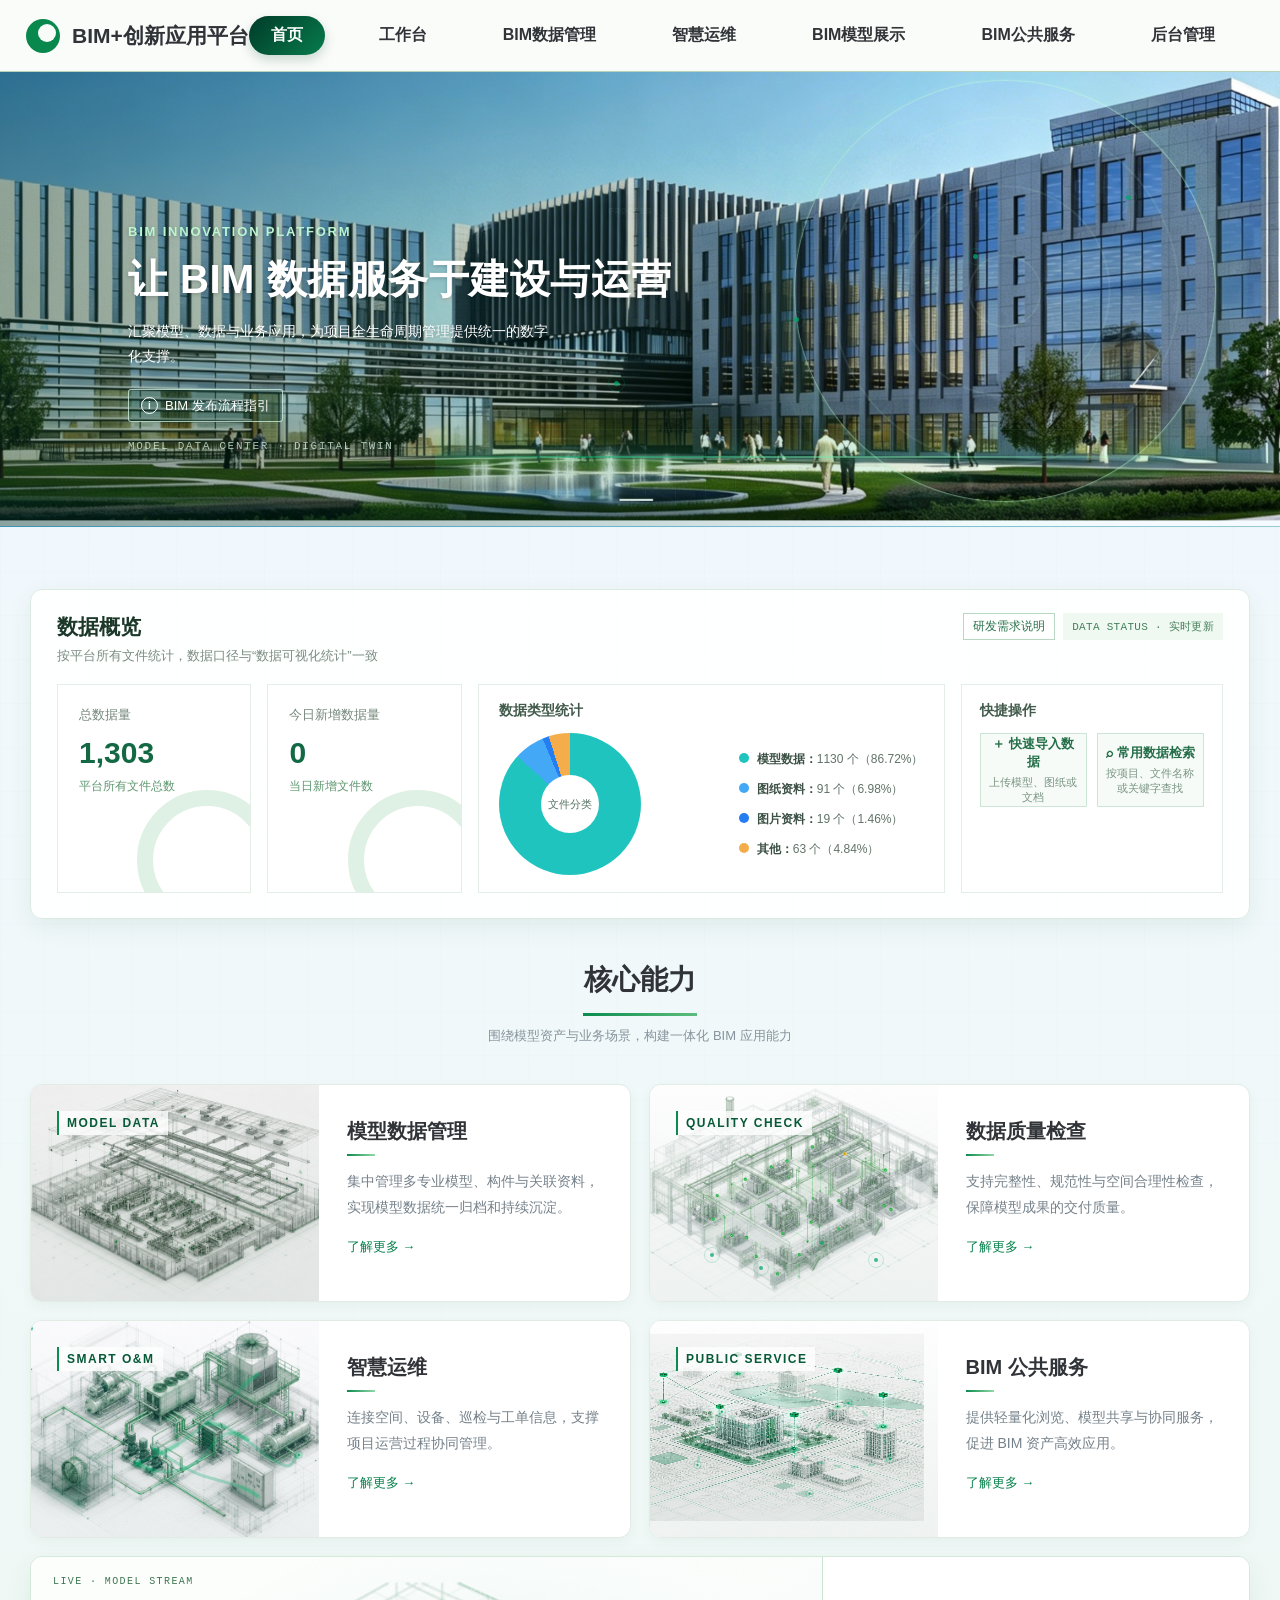
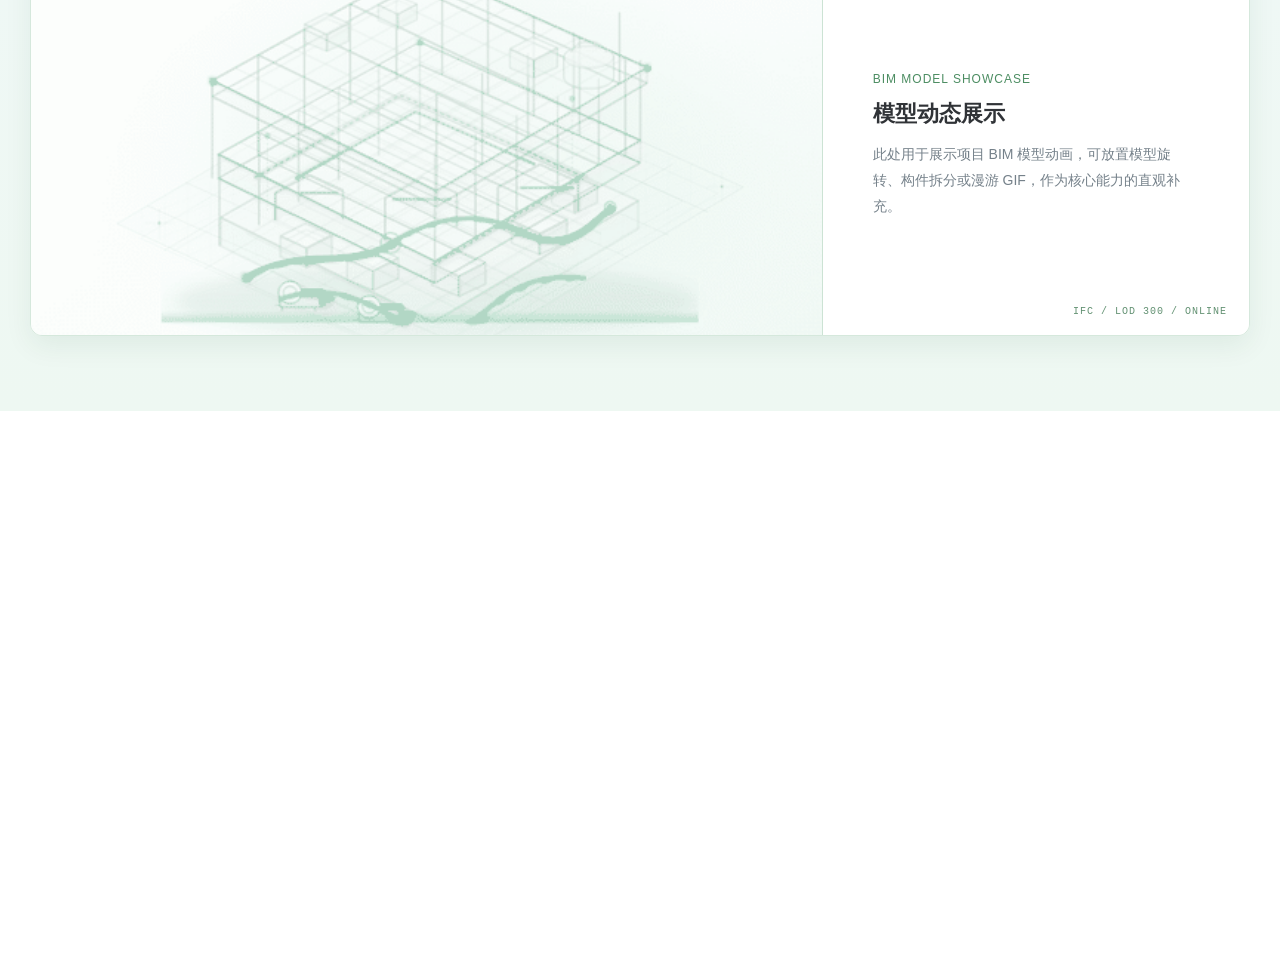
<file: bim-homepage-refined.html>
<!doctype html>
<html lang="zh-CN">
<head>
  <meta charset="utf-8">
  <meta name="viewport" content="width=device-width, initial-scale=1">
  <script>if(new URLSearchParams(location.search).has('embedded'))document.documentElement.classList.add('is-embedded')</script>
  <link rel="stylesheet" href="bim-home-motion.css">
  <title>BIM+创新应用平台</title>
  <style>
    :root{--green:#00442f;--green-soft:#e9f4ea;--page:#f1f8fd;--line:#e5edf0;--text:#303337;--muted:#7d8790;--blue:#2879ea}
    *{box-sizing:border-box}body{margin:0;min-width:1180px;color:var(--text);font-family:-apple-system,BlinkMacSystemFont,"Segoe UI","Microsoft YaHei",Arial,sans-serif;background:#fff}.is-embedded .top{display:none}.top{height:72px;background:#f9fbf9;border-bottom:1px solid #b7d4b9;display:flex;align-items:center;padding:0 26px}.brand{font-size:21px;font-weight:700;display:flex;align-items:center;gap:12px;white-space:nowrap}.logo{width:34px;height:34px;border-radius:50%;background:#09884d;position:relative}.logo:after{content:"";position:absolute;width:18px;height:18px;border-radius:50%;background:#f9fbf9;left:12px;top:5px}.nav{margin:auto;display:flex;align-items:center;gap:32px}.nav a{font-weight:600;font-size:16px;color:#303337;text-decoration:none;padding:9px 22px;border-radius:22px;white-space:nowrap}.nav a.active{color:#fff;background:var(--green);box-shadow:0 2px 7px rgba(0,68,47,.25)}.user{display:flex;align-items:center;gap:15px;font-weight:600}.user i{font-style:normal;color:#17533f;font-size:18px}.hero{height:455px;position:relative;overflow:hidden;background:linear-gradient(90deg,rgba(11,79,58,.13),transparent 45%),url('home-hero-building.png') center/cover}.is-embedded .hero{height:315px}.hero:after{content:"";position:absolute;inset:0;background:linear-gradient(90deg,rgba(0,45,31,.20),transparent 53%)}.hero-text{position:absolute;z-index:1;left:max(10%,calc((100% - 1400px)/2 + 30px));top:150px;color:#fff;text-shadow:0 1px 4px rgba(0,0,0,.22)}.is-embedded .hero-text{top:78px}.hero-text span{font-size:13px;letter-spacing:1.8px}.hero-text h1{font-size:36px;margin:12px 0;font-weight:650}.hero-text p{margin:0;max-width:430px;line-height:1.8;font-size:14px}.content{background:var(--page);padding:62px 30px 75px}.is-embedded .content{padding-top:30px}.inner{max-width:1365px;margin:auto}.title{text-align:center;margin:0 0 39px}.title h2{font-size:28px;margin:0;font-weight:650}.title i{display:block;width:114px;height:3px;background:var(--blue);margin:14px auto 0}.title p{margin:11px 0 0;color:#87949d;font-size:13px}.abilities{display:grid;grid-template-columns:1fr 1fr;gap:18px}.ability{height:218px;display:grid;grid-template-columns:48% 52%;overflow:hidden;background:#fff;border:1px solid #edf1f3;border-radius:3px;transition:.2s}.ability:hover{transform:translateY(-3px);box-shadow:0 8px 20px rgba(29,74,95,.11);border-color:#d8e6ec}.ability-visual{position:relative;background:linear-gradient(135deg,#dbeef5,#f7fbfc);overflow:hidden}.ability-visual:before{content:"";position:absolute;width:190px;height:190px;border-radius:50%;right:-70px;top:-65px;border:30px solid rgba(57,141,178,.13)}.ability-visual b{position:absolute;left:25px;bottom:20px;width:42px;height:42px;border-radius:50%;display:grid;place-items:center;color:#fff;background:#2b8db5;font-size:18px;box-shadow:0 4px 9px rgba(0,91,135,.18)}.ability-visual span{position:absolute;left:26px;top:26px;color:#5c8292;font-size:12px;letter-spacing:1.5px}.ability-copy{padding:33px 28px}.ability-copy h3{font-size:20px;margin:0 0 13px;font-weight:650}.ability-copy p{font-size:14px;line-height:1.85;color:#75818a;margin:0}.ability-copy a{display:inline-block;margin-top:17px;color:var(--blue);font-size:13px;text-decoration:none}.gif-slot{grid-column:span 2;height:260px;background:#fff;border:1px solid #edf1f3;border-radius:3px;display:grid;grid-template-columns:54% 46%;overflow:hidden}.gif-stage{position:relative;background:#e4f0e8;overflow:hidden}.gif-stage img{width:100%;height:100%;object-fit:cover;display:block}.gif-stage:has(img[style*="none"]) .placeholder{display:block}.placeholder{display:none;position:absolute;inset:0;background:linear-gradient(135deg,#d3ead9,#f5faf6)}.placeholder:before{content:"";position:absolute;width:230px;height:128px;left:28%;top:62px;border:2px solid #79a88a;background:repeating-linear-gradient(90deg,rgba(10,139,79,.16) 0 6px,transparent 6px 27px),repeating-linear-gradient(0deg,rgba(10,139,79,.18) 0 2px,transparent 2px 24px);transform:skewY(-7deg)}.placeholder:after{content:"BIM 模型动态展示";position:absolute;left:28px;bottom:24px;padding:7px 11px;background:rgba(255,255,255,.9);color:#477157;font-size:13px}.gif-copy{padding:50px 42px;background:#fff}.gif-copy span{font-size:12px;color:#4c8d62;letter-spacing:1px}.gif-copy h3{font-size:22px;margin:13px 0}.gif-copy p{color:#75818a;line-height:1.85;font-size:14px;margin:0;max-width:340px}.gif-copy a{display:inline-block;margin-top:18px;color:var(--blue);font-size:13px;text-decoration:none}.cases{background:#fff;padding:62px 30px 76px}.case-list{max-width:1365px;margin:auto;display:grid;grid-template-columns:repeat(3,1fr);gap:28px}.case{background:#fff;border:1px solid #edf0f1;box-shadow:0 4px 13px rgba(25,45,55,.05);padding:22px}.case-img{height:150px;background:linear-gradient(135deg,#dcecef,#f8fbfc);position:relative;overflow:hidden}.case-img:before{content:"";position:absolute;width:115%;height:2px;top:50%;left:-8%;background:#99bfc8;transform:rotate(-21deg);box-shadow:0 32px 0 #b9d4da,-20px -43px 0 #c2dce1}.case h3{font-size:17px;margin:19px 0 9px;text-align:center}.case p{font-size:13px;color:#8b959b;line-height:1.6;margin:0}.case a{display:block;margin-top:13px;color:var(--blue);font-size:13px;text-decoration:none}
  </style>
  <style>
    /* 仅增加低饱和绿色科技细节，不改变既有页面结构 */
    .hero:after{background:linear-gradient(90deg,rgba(0,55,38,.28),rgba(0,68,47,.08) 54%,transparent 75%)}
    .hero:before{content:"";position:absolute;z-index:1;right:8%;top:58px;width:260px;height:260px;border-radius:50%;border:1px solid rgba(186,239,206,.52);box-shadow:0 0 0 26px rgba(186,239,206,.07),0 0 0 52px rgba(186,239,206,.04)}
    .content{background:linear-gradient(180deg,#f1f8fd 0%,#eef8f2 100%)}
    .title i{background:linear-gradient(90deg,#0a8b4f,#5dbd7c)}
    .ability{border-color:#e1ece4}.ability:hover{border-color:#9bc9a8;box-shadow:0 8px 20px rgba(0,68,47,.10)}
    .ability-visual{background:linear-gradient(135deg,#e4f3e8,#f7fbf8)}
    .ability-visual:after{content:"";position:absolute;inset:0;background-image:linear-gradient(rgba(10,139,79,.08) 1px,transparent 1px),linear-gradient(90deg,rgba(10,139,79,.08) 1px,transparent 1px);background-size:26px 26px;mask-image:linear-gradient(135deg,#000,transparent 78%)}
    .ability-visual:before{border-color:rgba(10,139,79,.13)}
    .ability-visual b{background:linear-gradient(145deg,#0b9255,#057343);box-shadow:0 4px 10px rgba(0,97,55,.22)}
    .ability-visual span{color:#477c5a}.ability-copy a,.gif-copy a,.case a{color:#07814b}
    .gif-slot{border-color:#dbeade}.gif-stage{background:#e7f3e9}.placeholder{background:linear-gradient(135deg,#d4eddc,#f6fbf7)}
    .placeholder:before{box-shadow:14px 14px 0 rgba(0,68,47,.08)}
    .case-img{background:linear-gradient(135deg,#e4f1e7,#f8fbf8)}.case-img:after{content:"";position:absolute;inset:0;background-image:linear-gradient(90deg,transparent 48%,rgba(10,139,79,.12) 49%,transparent 50%);background-size:34px 34px;opacity:.55}
    /* UI 2.0：央国企数字平台的克制科技细节 */
    .top{background:rgba(250,252,250,.92);backdrop-filter:blur(12px);box-shadow:0 3px 14px rgba(0,55,38,.06)}
    .nav a{transition:background .35s,box-shadow .35s,transform .35s}.nav a.active{background:linear-gradient(135deg,#003b29,#087c4c);box-shadow:0 5px 12px rgba(0,68,47,.20)}.nav a:hover{background:#e6f4e9;box-shadow:0 0 0 4px rgba(10,139,79,.07)}
    .hero{border-bottom:1px solid rgba(44,143,94,.22)}.hero:after{background:linear-gradient(90deg,rgba(0,49,34,.43) 0%,rgba(0,68,47,.20) 46%,transparent 76%)}
    .hero-text span{color:#b9f6d1;font-weight:650}.hero-text h1{font-size:40px;letter-spacing:.5px}.hero-text:after{content:"MODEL DATA CENTER · DIGITAL TWIN";display:block;margin-top:16px;color:rgba(226,255,237,.72);font:11px/1.5 ui-monospace,monospace;letter-spacing:1.7px}
    .content{position:relative}.content:before{content:"";position:absolute;inset:0;pointer-events:none;background-image:linear-gradient(rgba(9,133,76,.045) 1px,transparent 1px),linear-gradient(90deg,rgba(9,133,76,.045) 1px,transparent 1px);background-size:44px 44px;mask-image:linear-gradient(to bottom,rgba(0,0,0,.4),transparent 65%)}.inner{position:relative}
    .ability{border-radius:12px;box-shadow:0 4px 12px rgba(0,62,40,.045);transition:transform .35s,box-shadow .35s,border-color .35s}.ability:hover{transform:translateY(-5px);border-color:#83c89b;box-shadow:0 13px 25px rgba(0,68,47,.13),0 0 0 3px rgba(16,151,87,.055)}
    .ability-visual:after{opacity:.78}.ability-visual b{border:1px solid rgba(229,255,238,.7);transition:transform .5s}.ability:hover .ability-visual b{transform:rotate(10deg) scale(1.07)}.ability-copy h3:after{content:"";display:block;width:28px;height:2px;margin-top:9px;background:linear-gradient(90deg,#0a8b4f,#92d8a6)}
    .ability-copy a,.gif-copy a,.case a{transition:transform .3s,color .3s}.ability:hover a,.gif-slot:hover a,.case:hover a{transform:translateX(4px)}
    .gif-slot{border-radius:12px;box-shadow:0 5px 14px rgba(0,62,40,.05);position:relative}.gif-slot:before{content:"LIVE · MODEL STREAM";position:absolute;z-index:2;top:16px;left:18px;color:#3f7651;font:10px ui-monospace,monospace;letter-spacing:1.4px}.gif-stage{border-right:1px solid #cfe7d6}.gif-stage:after{content:"";position:absolute;inset:0;background:linear-gradient(90deg,transparent,rgba(92,240,145,.12),transparent);transform:translateX(-100%);animation:modelScan 4s ease-in-out infinite}@keyframes modelScan{50%{transform:translateX(100%)}}
    .case{border-radius:12px;padding:0;overflow:hidden;transition:transform .35s,box-shadow .35s,border-color .35s}.case h3,.case p,.case a{margin-left:22px;margin-right:22px}.case:hover{transform:translateY(-5px);border-color:#95cfaa;box-shadow:0 14px 28px rgba(0,68,47,.13)}.case:hover .case-img:before{transform:rotate(-21deg) scale(1.07)}.case-img:before{transition:transform .5s}.case h3{margin-top:18px}.case a{margin-bottom:21px}.case:before{content:"BIM APPLICATION";position:absolute;z-index:2;margin:14px;padding:5px 8px;border-radius:5px;background:rgba(255,255,255,.86);color:#087b49;font:10px ui-monospace,monospace;letter-spacing:.8px}
    /* UI 3.0：真实 BIM 数字资产插画与数字孪生 Hero */
    .ability-visual{background-image:url('bim-capability-illustrations.png');background-size:400% 100%;background-repeat:no-repeat;background-color:#f7faf8}.ability:nth-child(1) .ability-visual{background-position:0 50%}.ability:nth-child(2) .ability-visual{background-position:33.333% 50%}.ability:nth-child(3) .ability-visual{background-position:66.666% 50%}.ability:nth-child(4) .ability-visual{background-position:100% 50%}.ability-visual:before{display:none}.ability-visual:after{background:linear-gradient(180deg,rgba(255,255,255,.02),rgba(1,64,41,.08));mask-image:none}.ability-visual b{display:none}.ability-visual span{z-index:1;padding:5px 8px;background:rgba(255,255,255,.78);border-left:2px solid #0a8b4f;color:#075a37;font-weight:650}
    .hero:before{width:420px;height:420px;right:5%;top:8px;border-color:rgba(198,255,217,.42);box-shadow:0 0 0 1px rgba(198,255,217,.10),0 0 0 32px rgba(198,255,217,.04),0 0 55px rgba(64,255,156,.10);background:repeating-radial-gradient(circle at center,transparent 0 34px,rgba(206,255,222,.10) 35px 36px,transparent 37px 69px)}
    .hero{animation:heroBreathe 9s ease-in-out infinite}@keyframes heroBreathe{50%{filter:saturate(1.08) brightness(1.03)}}.hero-text{z-index:3}
    .gif-slot{background:linear-gradient(120deg,#fbfdfb,#f2faf4)}.gif-slot:after{content:"IFC / LOD 300 / ONLINE";position:absolute;right:19px;bottom:16px;color:#629172;font:10px ui-monospace,monospace;letter-spacing:1px}.placeholder:before{width:310px;height:160px;left:22%;top:45px;border-color:#3b9460;box-shadow:18px 18px 0 rgba(0,68,47,.08),-15px 30px 0 rgba(10,139,79,.04)}
  </style>
</head>
<style>
  /* 行业化插画替换：仅影响四张核心能力卡片的左侧视觉 */
  .ability:nth-child(1) .ability-visual{background-image:url('tobacco-bim-process.png');background-size:cover;background-position:center}
  .ability:nth-child(2) .ability-visual{background-image:url('tobacco-bim-quality.png');background-size:cover;background-position:center}
  .ability:nth-child(3) .ability-visual{background-image:url('tobacco-bim-utility.png');background-size:cover;background-position:center}
  .ability:nth-child(4) .ability-visual{background-image:url('bim-capability-illustrations.png');background-size:400% 100%;background-position:100% 50%}
  /* 独立模型动图窗口：保留模块位置，仅强化展示属性 */
  .gif-slot.model-viewer{height:380px;grid-template-columns:minmax(0,65%) minmax(330px,35%);cursor:default;border-color:#d5e8dc;box-shadow:0 10px 28px rgba(0,68,47,.07)}
  .model-viewer .gif-stage{background:radial-gradient(circle at 52% 50%,#fafffc 0%,#eef8f2 78%,#e8f4ed 100%);border-right:1px solid #cce3d4}
  .model-viewer .gif-stage img{width:100%;height:100%;display:block;object-fit:cover;object-position:center;transform:scale(1.01)}
  .model-viewer .gif-stage:after{opacity:.42;animation-duration:5.6s}
  .model-viewer .gif-copy{padding:58px 50px;display:flex;flex-direction:column;justify-content:center}
  .model-viewer .gif-copy p{max-width:370px}
  .model-viewer .gif-copy a{display:none}
  .model-viewer:before{left:22px;top:19px}
  .model-viewer:after{right:22px;bottom:18px}
  /* 首页数据概览与快捷操作 */
  .data-overview{max-width:1365px;margin:0 auto 42px;padding:23px 26px 25px;border:1px solid #dcebe1;border-radius:12px;background:rgba(255,255,255,.94);box-shadow:0 8px 24px rgba(0,68,47,.07)}
  .data-overview-head{display:flex;align-items:flex-start;justify-content:space-between;margin-bottom:19px}.data-overview-head h2{margin:0;color:#1c3829;font-size:21px}.data-overview-head p{margin:6px 0 0;color:#7a8c81;font-size:13px}.data-overview-actions{display:flex;align-items:center;gap:8px}.data-updated{padding:6px 9px;background:#eff8f1;color:#438059;font:11px ui-monospace,monospace;letter-spacing:.3px}.home-requirement-btn{height:27px;padding:0 9px;border:1px solid #b9d8c2;background:#fff;color:#28724b;font-size:12px;cursor:pointer}.home-requirement-btn:hover{background:#eef8f0}
  .data-overview-grid{display:grid;grid-template-columns:1.05fr 1.05fr 1.3fr 1.5fr;gap:16px}.data-metric,.data-distribution,.data-shortcuts{min-height:148px;border:1px solid #e3eee6;background:#fff}.data-metric{position:relative;padding:21px;overflow:hidden}.data-metric:after{content:"";position:absolute;right:-27px;bottom:-38px;width:108px;height:108px;border:16px solid #dff1e4;border-radius:50%}.data-metric i{display:block;margin-bottom:14px;color:#74877a;font-size:13px;font-style:normal}.data-metric b{position:relative;z-index:1;display:block;color:#126943;font-size:30px;line-height:1}.data-metric small{display:block;margin-top:10px;color:#5d976f;font-size:12px}.data-distribution{padding:17px 18px}.data-distribution h3,.data-shortcuts h3{margin:0 0 13px;color:#415a4b;font-size:14px}.distribution-body{display:flex;align-items:center;gap:13px}.donut{width:90px;height:90px;border-radius:50%;background:conic-gradient(#0a8550 0 41%,#51b57a 41% 68%,#86cfa2 68% 84%,#c7e9d3 84% 100%);position:relative;flex:none}.donut:after{content:"数据分类";position:absolute;inset:18px;border-radius:50%;display:grid;place-items:center;background:#fff;color:#557163;font-size:11px}.distribution-list{display:grid;gap:7px;font-size:11px;color:#617368}.distribution-list span:before{content:"";display:inline-block;width:7px;height:7px;margin-right:5px;border-radius:50%;background:#0a8550}.distribution-list span:nth-child(2):before{background:#51b57a}.distribution-list span:nth-child(3):before{background:#86cfa2}.distribution-list span:nth-child(4):before{background:#c7e9d3}.data-shortcuts{padding:17px 18px}.shortcut-actions{display:grid;grid-template-columns:1fr 1fr;gap:10px}.shortcut-btn{min-height:47px;border:1px solid #cde5d4;background:#f6fbf7;color:#246e49;font-size:13px;font-weight:650;cursor:pointer;transition:.2s}.shortcut-btn:hover{border-color:#168251;background:#e5f5e9;transform:translateY(-1px)}.shortcut-btn span{display:block;margin-top:4px;color:#7a9484;font-size:11px;font-weight:400}.home-quick-modal{position:fixed;z-index:40;inset:0;display:none;align-items:center;justify-content:center;background:rgba(20,43,32,.34)}.home-quick-modal.open{display:flex}.home-quick-dialog{width:500px;padding:24px;background:#fff;box-shadow:0 12px 34px rgba(0,48,31,.2)}.home-quick-dialog h3{margin:0 0 12px;color:#265640}.home-quick-dialog p{color:#718178;font-size:13px;line-height:1.7}.quick-search-row{display:flex;gap:8px;margin-top:16px}.quick-search-row input{flex:1;height:35px;padding:0 10px;border:1px solid #d3e3d8}.quick-search-row button,.quick-close{height:35px;padding:0 14px;border:0;background:#087b49;color:#fff;cursor:pointer}.quick-close{float:right;margin-top:16px;background:#6e8176}
</style>
<style>
  /* 首页数据分类与“数据可视化统计”采用同一组文件口径 */
  .data-overview-grid{grid-template-columns:1fr 1fr 2.4fr 1.35fr}
  .data-distribution{padding:17px 20px}
  .distribution-body{justify-content:space-between;gap:20px}
  .donut{width:142px;height:142px;background:conic-gradient(#20c4bf 0 86.72%,#43a8f6 86.72% 93.70%,#247df1 93.70% 95.16%,#f5ad4c 95.16% 100%)}
  .donut:after{inset:42px;content:"文件分类";font-size:11px}
  .distribution-list{min-width:175px;gap:13px;font-size:12px}
  .distribution-list span:before{width:10px;height:10px;margin-right:8px;background:#20c4bf}.distribution-list span:nth-child(2):before{background:#43a8f6}.distribution-list span:nth-child(3):before{background:#247df1}.distribution-list span:nth-child(4):before{background:#f5ad4c}
  .distribution-list b{color:#3c5145;font-weight:650}
  .data-metric small{position:relative;z-index:1}
  .shortcut-btn.is-disabled{border-color:#d9e1dc;background:#f1f3f2;color:#a5afa9;cursor:not-allowed;transform:none}.shortcut-btn.is-disabled span{color:#aeb7b2}
</style>
<body>
  <header class="top"><div class="brand"><i class="logo"></i>BIM+创新应用平台</div><nav class="nav"><a class="active" href="#">首页</a><a href="#">工作台</a><a href="#">BIM数据管理</a><a href="#">智慧运维</a><a href="#">BIM模型展示</a><a href="#">BIM公共服务</a><a href="#">后台管理</a><a href="#">我的中心</a></nav><div class="user"><i>?</i><i>♟</i><span>admin</span></div></header>
  <section class="hero"><div class="hero-real-image" aria-hidden="true"></div><div class="hero-text"><span>BIM INNOVATION PLATFORM</span><h1>让 BIM 数据服务于建设与运营</h1><p>汇聚模型、数据与业务应用，为项目全生命周期管理提供统一的数字化支撑。</p></div></section>
  <main class="content"><div class="inner"><section class="data-overview"><div class="data-overview-head"><div><h2>数据概览</h2><p>按平台所有文件统计，数据口径与“数据可视化统计”一致</p></div><div class="data-overview-actions"><button class="home-requirement-btn" type="button" data-open-home-requirement>研发需求说明</button><span class="data-updated">DATA STATUS · 实时更新</span></div></div><div class="data-overview-grid"><article class="data-metric"><i>总数据量</i><b>1,303</b><small>平台所有文件总数</small></article><article class="data-metric"><i>今日新增数据量</i><b>0</b><small>当日新增文件数</small></article><section class="data-distribution"><h3>数据类型统计</h3><div class="distribution-body"><div class="donut" aria-label="模型数据 1130 个，图纸资料 91 个，图片资料 19 个，其他 63 个"></div><div class="distribution-list"><span><b>模型数据：</b>1130 个（86.72%）</span><span><b>图纸资料：</b>91 个（6.98%）</span><span><b>图片资料：</b>19 个（1.46%）</span><span><b>其他：</b>63 个（4.84%）</span></div></div></section><section class="data-shortcuts"><h3>快捷操作</h3><div class="shortcut-actions"><button class="shortcut-btn" type="button" data-quick-import>＋ 快速导入数据<span>上传模型、图纸或文档</span></button><button class="shortcut-btn" type="button" data-quick-search>⌕ 常用数据检索<span>按项目、文件名称或关键字查找</span></button></div></section></div></section><div class="title"><h2>核心能力</h2><i></i><p>围绕模型资产与业务场景，构建一体化 BIM 应用能力</p></div><div class="abilities"><article class="ability"><div class="ability-visual"><span>MODEL DATA</span><b>▦</b></div><div class="ability-copy"><h3>模型数据管理</h3><p>集中管理多专业模型、构件与关联资料，实现模型数据统一归档和持续沉淀。</p><a href="#">了解更多 <span class="link-arrow" aria-hidden="true">→</span></a></div></article><article class="ability"><div class="ability-visual"><span>QUALITY CHECK</span><b>✓</b></div><div class="ability-copy"><h3>数据质量检查</h3><p>支持完整性、规范性与空间合理性检查，保障模型成果的交付质量。</p><a href="#">了解更多 <span class="link-arrow" aria-hidden="true">→</span></a></div></article><article class="ability"><div class="ability-visual"><span>SMART O&M</span><b>◉</b></div><div class="ability-copy"><h3>智慧运维</h3><p>连接空间、设备、巡检与工单信息，支撑项目运营过程协同管理。</p><a href="#">了解更多 <span class="link-arrow" aria-hidden="true">→</span></a></div></article><article class="ability"><div class="ability-visual"><span>PUBLIC SERVICE</span><b>↗</b></div><div class="ability-copy"><h3>BIM 公共服务</h3><p>提供轻量化浏览、模型共享与协同服务，促进 BIM 资产高效应用。</p><a href="#">了解更多 <span class="link-arrow" aria-hidden="true">→</span></a></div></article><article class="gif-slot model-viewer"><div class="gif-stage"><img src="model-showcase.gif" alt="工业 BIM 模型动态展示"><div class="placeholder"></div></div><div class="gif-copy"><span>BIM MODEL SHOWCASE</span><h3>模型动态展示</h3><p>此处用于展示项目 BIM 模型动画，可放置模型旋转、构件拆分或漫游 GIF，作为核心能力的直观补充。</p><a href="#">进入模型展示 <span class="link-arrow" aria-hidden="true">→</span></a></div></article></div></div></main>
  <div class="home-quick-modal home-requirement-modal" id="homeRequirementModal"><div class="home-quick-dialog"><h3>首页新增功能｜研发需求说明</h3><div class="home-requirement-content"><h4>1. 数据概览统计</h4><p><b>统计对象：</b>平台内的所有文件；一个文件版本计为一条。已删除、草稿、解析失败文件不计入。</p><p><b>总数据量：</b>实时/定时汇总平台所有文件数量。<b>今日新增：</b>按自然日（系统时区）统计 created_at 当日新增的文件数。</p><p><b>分类图表：</b>按文件类型分为模型数据、图纸资料、图片资料、其他；数量、百分比及图例必须与“数据可视化统计”使用同一统计口径。百分比保留两位小数。</p><h4>2. 快速导入数据</h4><p>用户具备数据导入权限时，点击后进入 BIM 数据管理的导入入口。无权限时，快速导入和常用数据检索两个入口均展示为置灰不可用状态；用户点击置灰入口时提示“暂无数据导入权限，暂无法使用该功能”，不执行跳转或检索。</p><h4>3. 常用数据检索</h4><p>仅支持项目名称、文件名称及关键字的模糊匹配；不支持模型名称、构件编码等检索条件。点击检索先展示最多 3 条匹配结果；点击结果或“查看全部”后跳转 BIM 数据管理，并携带 keyword 参数展示完整结果。</p><p><b>空状态：</b>无匹配数据时显示“未找到相关数据”，并保留重新检索入口。检索内容需按用户数据权限过滤。</p></div><button type="button" class="quick-close" data-close-home-requirement>关闭</button></div></div>
  <section class="cases"><div class="title"><h2>应用案例</h2><i></i><p>以 BIM 为基础，服务项目建设与运维管理</p></div><div class="case-list"><article class="case" data-case-tag="LIVE CASE · DIGITAL TWIN"><div class="case-img"></div><h3>项目模型管理</h3><p>基于统一的模型数据底座，支撑项目模型的集中管理与在线共享。</p><a href="#">了解更多 <span class="link-arrow" aria-hidden="true">→</span></a></article><article class="case" data-case-tag="INDUSTRY · MODEL QUALITY"><div class="case-img"></div><h3>模型质量检查</h3><p>通过标准化检查规则，快速定位模型问题并形成检查报告。</p><a href="#">了解更多 <span class="link-arrow" aria-hidden="true">→</span></a></article><article class="case" data-case-tag="PROJECT · SMART O&amp;M"><div class="case-img"></div><h3>智慧运维应用</h3><p>基于 BIM 模型连接运维业务数据，提升设施设备管理效率。</p><a href="#">了解更多 <span class="link-arrow" aria-hidden="true">→</span></a></article></div></section>
  <style>
    /* 首页内的轻量入口：不改变原有首屏与内容结构 */
    .publish-guide-entry{display:inline-flex;align-items:center;gap:7px;margin-top:20px;padding:7px 12px;border:1px solid rgba(224,255,235,.72);border-radius:3px;background:rgba(0,57,39,.26);color:#fff;font:13px/1 -apple-system,BlinkMacSystemFont,"Segoe UI","Microsoft YaHei",sans-serif;cursor:pointer}.publish-guide-entry:hover{background:rgba(0,68,47,.48)}.publish-guide-entry:before{content:"i";display:grid;place-items:center;width:15px;height:15px;border:1px solid currentColor;border-radius:50%;font-size:10px;font-weight:700}
  </style>
  <script>
    document.addEventListener('DOMContentLoaded', () => {
      const hasBimDataPermission = new URLSearchParams(location.search).get('bimDataPermission') !== 'false';
      document.querySelectorAll('[data-quick-import], [data-quick-search]').forEach(button => {
        button.title = hasBimDataPermission ? (button.matches('[data-quick-import]') ? '进入BIM数据管理，上传和管理模型、图纸等数据' : '进入项目列表，使用项目检索') : '暂无BIM数据管理权限';
        button.classList.toggle('is-disabled', !hasBimDataPermission);
        button.setAttribute('aria-disabled', String(!hasBimDataPermission));
      });
      document.addEventListener('click', event => {
        const quickEntry = event.target.closest('[data-quick-import], [data-quick-search]');
        if (!quickEntry) return;
        event.preventDefault();
        if (!hasBimDataPermission) return;
        window.top.location.href = 'index.html#bim-data-management';
      });
    });
  </script>
  <script src="./bim-home-motion.global.js"></script>
  <script>
    document.addEventListener('DOMContentLoaded', function () {
      window.bimHomeMotion = new BimHomeMotion.BimHomeMotionController({
        quality: 'auto',
        digitalScan: { duration: 8000, scanGlowHeight: 120, opacity: 0.1, wireframeOpacity: 0.08 },
        pipelineFlow: { speed: 1, particleCount: 2 },
        bimModelMotion: { mode: 'float', duration: 9000, explodeDistance: 14 },
        nodePulse: { duration: 2400, stagger: 350 },
        networkDataFlow: { interval: 3000, duration: 2200, maxConcurrentFlows: 2 },
        modelShowcase: { stepDurations: [2000, 2000, 2000, 2000, 2000, 2000] }
      });
      window.bimHomeMotion.init().start();

      const heroText = document.querySelector('.hero-text');
      if (heroText) {
        const entry = document.createElement('button');
        entry.type = 'button'; entry.className = 'publish-guide-entry'; entry.textContent = 'BIM 发布流程指引';
        entry.addEventListener('click', () => window.parent?.postMessage({ type: 'open-bim-publish-guide' }, '*'));
        heroText.appendChild(entry);
      }
      const requirementModal = document.getElementById('homeRequirementModal');
      document.addEventListener('click', event => {
        if (event.target.closest('[data-open-home-requirement]')) requirementModal.classList.add('open');
        if (event.target.closest('[data-close-home-requirement]') || event.target === requirementModal) requirementModal.classList.remove('open');
      });
      if (location.protocol === 'file:' || location.search.includes('debugMotion=1')) {
        window.__bimMotionDebug = {
          pipelineFlow: window.bimHomeMotion.items.pipelineFlow,
          network: window.bimHomeMotion.items.networkDataFlow,
          modelShowcase: window.bimHomeMotion.items.modelShowcase,
          modelMotion: window.bimHomeMotion.items.modelShowcase?.motion,
          nodePulse: window.bimHomeMotion.items.nodePulse,
          controller: window.bimHomeMotion
        };
      }
    });
  </script>
</body></html>
</file>
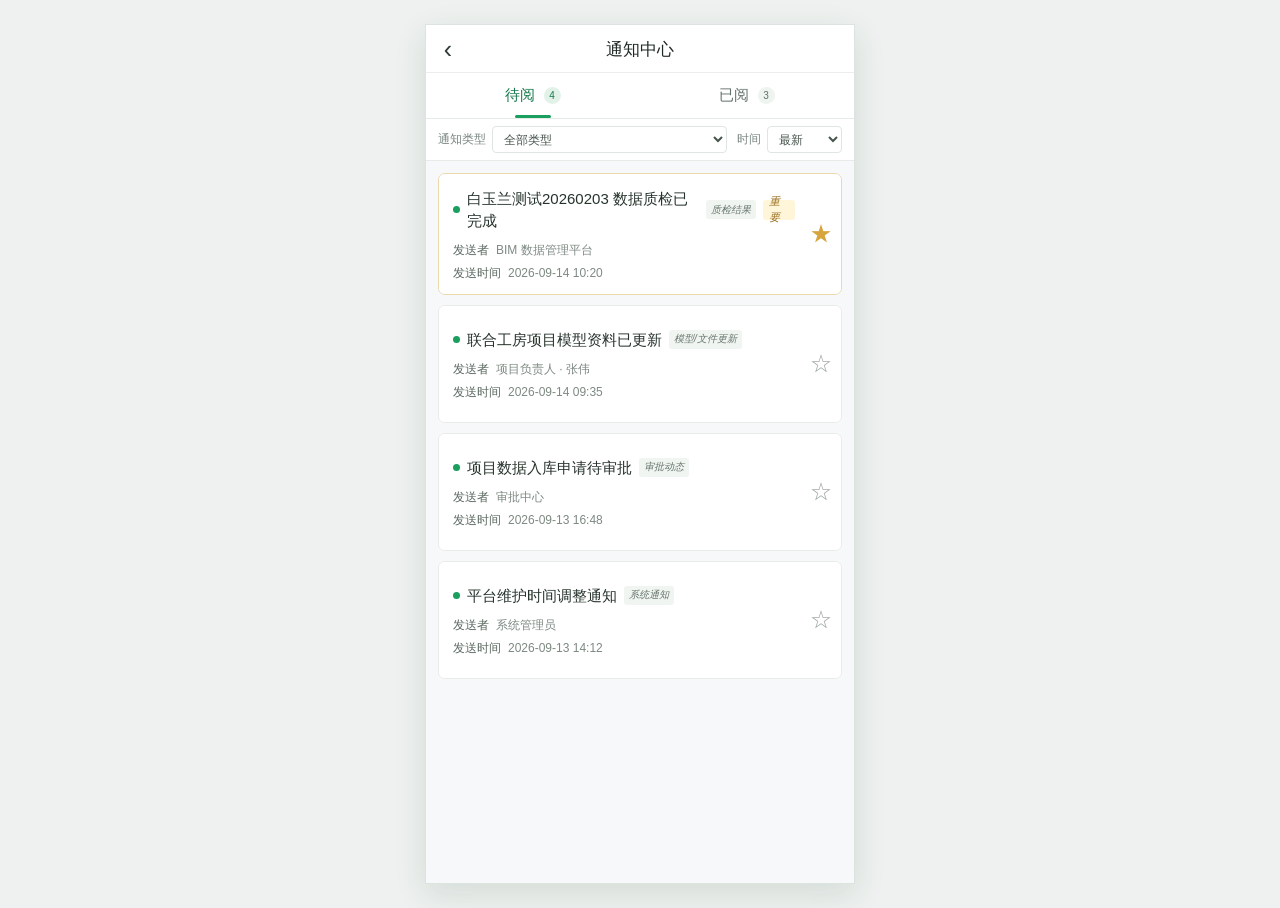
<file: mobile-message-center.html>
<!doctype html>
<html lang="zh-CN">
<head>
  <meta charset="UTF-8">
  <meta name="viewport" content="width=device-width, initial-scale=1, viewport-fit=cover">
  <title>通知中心 - 合肥 BIM 数据中台</title>
  <style>
    *{box-sizing:border-box}
    html,body{margin:0;min-height:100%;background:#eef1ef;color:#303b34;font-family:-apple-system,BlinkMacSystemFont,"PingFang SC","Microsoft YaHei",sans-serif}
    button{font:inherit}
    .mobile-app{position:relative;width:100%;max-width:430px;min-height:100vh;margin:0 auto;background:#f7f8fa;overflow:hidden}
    .app-header{position:sticky;top:0;z-index:20;display:grid;grid-template-columns:44px 1fr 62px;align-items:center;height:48px;padding-top:env(safe-area-inset-top);border-bottom:1px solid #ebeeec;background:#fff}
    .app-header.no-manage{grid-template-columns:44px 1fr 44px}
    .app-header h1{margin:0;text-align:center;font-size:17px;font-weight:500;color:#202a24}
    .header-button{height:48px;border:0;background:transparent;color:#1a8a57;font-size:14px;cursor:pointer}
    .header-button.back{font-size:25px;color:#303b34}
    .message-tabs{position:sticky;top:48px;z-index:18;display:grid;grid-template-columns:1fr 1fr;height:46px;border-bottom:1px solid #e7ebe8;background:#fff}
    .message-tab{position:relative;border:0;background:transparent;color:#66736b;font-size:15px;cursor:pointer}
    .message-tab.active{color:#187a4d;font-weight:500}
    .message-tab.active:after{position:absolute;right:calc(50% - 18px);bottom:0;left:calc(50% - 18px);height:3px;border-radius:2px;background:#1a9f5f;content:""}
    .message-tab em{display:inline-grid;place-items:center;min-width:17px;height:17px;margin-left:4px;padding:0 4px;border-radius:9px;background:#eef4f0;color:#647169;font-size:10px;font-style:normal;vertical-align:1px}
    .message-tab.active em{background:#e2f2e8;color:#187a4d}
    .notice-filter{position:sticky;top:94px;z-index:17;display:flex;gap:10px;padding:7px 12px;border-bottom:1px solid #e7ebe8;background:#fff}
    .notice-filter label{display:flex;align-items:center;gap:6px;min-width:0;color:#7a867f;font-size:12px;white-space:nowrap}
    .notice-filter select{min-width:0;height:27px;padding:0 22px 0 7px;border:1px solid #dfe6e1;border-radius:4px;background:#fff;color:#47554c;font-size:12px;outline:0}
    .notice-filter label:first-child{flex:1}
    .notice-filter label:first-child select{width:100%}
    .manage-strip{display:flex;align-items:center;justify-content:space-between;height:42px;padding:0 14px;border-bottom:1px solid #e5ebe7;background:#f1f7f3;color:#66736b;font-size:13px}
    .select-all{display:flex;align-items:center;gap:7px;cursor:pointer}
    .select-all input,.message-select input{width:17px;height:17px;margin:0;accent-color:#1a8a57}
    .manage-strip span{color:#87938b}
    .message-list{padding:12px 12px 82px}
    .mobile-app:not(.is-managing) .message-list{padding-bottom:18px}
    .message-card{position:relative;margin-bottom:10px;border:1px solid #e8ece9;border-radius:7px;background:#fff;overflow:hidden}
    .message-card.important{border-color:#ead9ad}
    .message-card-main{display:grid;grid-template-columns:1fr 40px;min-height:116px}
    .message-card.managing .message-card-main{grid-template-columns:42px 1fr 40px}
    .message-select{display:none;align-items:center;justify-content:center;border-right:1px solid #f0f2f1}
    .message-card.managing .message-select{display:flex}
    .message-open{padding:14px 6px 13px 14px;border:0;background:#fff;text-align:left;cursor:pointer}
    .message-subject{display:flex;align-items:center;gap:7px;margin-bottom:10px;color:#26332b;font-size:15px;font-weight:500;line-height:1.45}
    .unread-dot{flex:0 0 auto;width:7px;height:7px;border-radius:50%;background:#1a9f5f}
    .important-label{display:inline-flex;align-items:center;height:20px;padding:0 6px;border-radius:3px;background:#fff5d9;color:#9b7224;font-size:11px;font-weight:400}
    .notice-type{display:inline-flex;align-items:center;height:19px;padding:0 5px;border-radius:3px;background:#f1f5f2;color:#66766c;font-size:10px;font-weight:400;white-space:nowrap}
    .message-meta{display:grid;gap:7px;color:#7d8981;font-size:12px;line-height:1.35}
    .message-meta span{overflow:hidden;text-overflow:ellipsis;white-space:nowrap}
    .message-meta b{margin-right:7px;color:#58665d;font-weight:400}
    .card-action{display:flex;align-items:center;justify-content:center;border:0;background:#fff;color:#a5aea8;font-size:22px;cursor:pointer}
    .card-action.important{color:#d6a53e}
    .card-action.delete{color:#9d6b63;font-size:18px}
    .empty{padding:90px 20px;text-align:center;color:#939d97;font-size:14px}
    .batch-bar{position:absolute;right:0;bottom:0;left:0;z-index:22;display:flex;align-items:center;gap:12px;padding:10px 14px calc(10px + env(safe-area-inset-bottom));border-top:1px solid #dfe6e1;background:#fff;box-shadow:0 -4px 12px rgba(30,61,43,.06)}
    .batch-bar span{flex:1;color:#68756d;font-size:13px}
    .batch-action{height:36px;padding:0 18px;border:1px solid #218658;border-radius:5px;background:#fff;color:#18774c;cursor:pointer}
    .batch-action.primary{background:#188556;color:#fff}
    .batch-action.danger{border-color:#c98579;color:#a34f43}
    .batch-action:disabled{border-color:#d7ddd9;background:#f3f5f4;color:#aab2ad;cursor:not-allowed}
    .sheet-mask{position:absolute;inset:0;z-index:40;display:flex;align-items:flex-end;background:rgba(18,31,23,.36)}
    .sheet{width:100%;max-height:86vh;border-radius:12px 12px 0 0;background:#fff;overflow:auto}
    .sheet-head{position:sticky;top:0;display:grid;grid-template-columns:50px 1fr 50px;align-items:center;height:50px;border-bottom:1px solid #e8ece9;background:#fff}
    .sheet-head h2{margin:0;text-align:center;font-size:16px;font-weight:500}
    .sheet-head button{height:50px;border:0;background:transparent;color:#65736a;font-size:14px;cursor:pointer}
    .sheet-content{padding:20px 18px 32px}
    .sheet-content h3{margin:0 0 14px;color:#25332a;font-size:18px;font-weight:500;line-height:1.5}
    .detail-meta{display:grid;gap:8px;padding-bottom:16px;border-bottom:1px solid #edf0ee;color:#7c8880;font-size:12px}
    .detail-meta b{display:inline-block;width:60px;color:#56645b;font-weight:400}
    .sheet-content p{margin:18px 0 0;color:#4d5b52;font-size:14px;line-height:1.8}
    .confirm-box{align-self:center;width:calc(100% - 56px);margin:auto;border-radius:9px;background:#fff;overflow:hidden}
    .confirm-box h3{margin:0;padding:22px 20px 8px;text-align:center;font-size:17px;font-weight:500}
    .confirm-box p{margin:0;padding:0 22px 22px;color:#78847c;text-align:center;font-size:13px;line-height:1.6}
    .confirm-actions{display:grid;grid-template-columns:1fr 1fr;border-top:1px solid #e6ebe7}
    .confirm-actions button{height:46px;border:0;background:#fff;color:#66736b;cursor:pointer}
    .confirm-actions button+button{border-left:1px solid #e6ebe7;color:#a34f43}
    [hidden]{display:none!important}
    @media(min-width:431px){.mobile-app{min-height:860px;margin:24px auto;border:1px solid #dde4df;box-shadow:0 10px 30px rgba(37,62,47,.12)}}
  </style>
</head>
<body>
  <main class="mobile-app" id="mobileMessageApp">
    <header class="app-header">
      <button class="header-button back" type="button" aria-label="返回">‹</button>
      <h1>通知中心</h1>
      <button class="header-button" type="button" data-manage>管理</button>
    </header>
    <nav class="message-tabs" aria-label="通知状态">
      <button class="message-tab active" type="button" data-tab="unread">待阅 <em data-unread-count></em></button>
      <button class="message-tab" type="button" data-tab="read">已阅 <em data-read-count></em></button>
    </nav>
    <section class="notice-filter" aria-label="通知筛选">
      <label>通知类型
        <select data-notice-type aria-label="通知类型">
          <option value="all">全部类型</option>
          <option value="quality">质检结果</option>
          <option value="model">模型/文件更新</option>
          <option value="approval">审批动态</option>
          <option value="system">系统通知</option>
        </select>
      </label>
      <label>时间
        <select data-notice-sort aria-label="通知时间排序">
          <option value="latest">最新</option>
          <option value="earliest">最早</option>
        </select>
      </label>
    </section>
    <section class="manage-strip" data-manage-strip hidden>
      <label class="select-all"><input type="checkbox" data-select-all>全选</label>
      <span data-selected-label>已选择 0 条</span>
    </section>
    <section class="message-list" data-message-list></section>
    <footer class="batch-bar" data-batch-bar hidden>
      <span data-batch-summary>请选择消息</span>
      <button class="batch-action danger" type="button" data-batch-delete disabled>删除</button>
    </footer>
    <section class="sheet-mask" data-detail-mask hidden>
      <article class="sheet" role="dialog" aria-modal="true" aria-label="通知详情">
        <header class="sheet-head"><span></span><h2>通知详情</h2><button type="button" data-close-detail>关闭</button></header>
        <div class="sheet-content" data-detail-content></div>
      </article>
    </section>
    <section class="sheet-mask" data-confirm-mask hidden>
      <article class="confirm-box" role="dialog" aria-modal="true" aria-label="删除确认">
        <h3>删除通知</h3>
        <p data-confirm-text></p>
        <div class="confirm-actions"><button type="button" data-cancel-delete>取消</button><button type="button" data-confirm-delete>删除</button></div>
      </article>
    </section>
  </main>
  <script>
    (() => {
      const app = document.getElementById('mobileMessageApp');
      const defaultMessages = [
        {id:1,read:false,important:true,type:'quality',typeLabel:'质检结果',sender:'BIM 数据管理平台',time:'2026-09-14 10:20',subject:'白玉兰测试20260203 数据质检已完成',content:'项目数据质检任务已完成，请进入质检结果查看本次检查情况。'},
        {id:2,read:false,important:false,type:'model',typeLabel:'模型/文件更新',sender:'项目负责人 · 张伟',time:'2026-09-14 09:35',subject:'联合工房项目模型资料已更新',content:'联合工房土建专业模型资料已更新，请及时查看最新版本。'},
        {id:3,read:false,important:false,type:'approval',typeLabel:'审批动态',sender:'审批中心',time:'2026-09-13 16:48',subject:'项目数据入库申请待审批',content:'您有一条项目数据入库申请待处理，请在审批中心完成审批。'},
        {id:4,read:false,important:false,type:'system',typeLabel:'系统通知',sender:'系统管理员',time:'2026-09-13 14:12',subject:'平台维护时间调整通知',content:'平台计划维护时间已调整，请提前保存正在处理的业务数据。'},
        {id:5,read:true,important:true,type:'quality',typeLabel:'质检结果',sender:'BIM 数据管理平台',time:'2026-09-12 15:30',subject:'完整性检查已通过',content:'白玉兰测试20260203 完整性检查已通过，可继续发起数据质检。'},
        {id:6,read:true,important:false,type:'approval',typeLabel:'审批动态',sender:'审批中心',time:'2026-09-11 11:28',subject:'模型数据使用申请已同意',content:'您提交的模型数据使用申请已审批通过。'},
        {id:7,read:true,important:false,type:'model',typeLabel:'模型/文件更新',sender:'项目负责人 · 李敏',time:'2026-09-10 17:05',subject:'机电专业文件重新上传完成',content:'机电专业模型文件已重新上传，可重新执行相关检查。'}
      ];
      const storageKey = 'hfyc-mobile-notice-center-v2';
      const loadMessages = () => {
        try {
          const saved = JSON.parse(window.localStorage.getItem(storageKey));
          return Array.isArray(saved) && saved.every(item => item && Number.isInteger(item.id) && item.type && item.typeLabel)
            ? saved
            : defaultMessages.map(item => ({...item}));
        } catch (error) {
          return defaultMessages.map(item => ({...item}));
        }
      };
      const messages = loadMessages();
      const persistMessages = () => {
        try { window.localStorage.setItem(storageKey, JSON.stringify(messages)); } catch (error) { /* 原型在无存储权限时仍可正常演示 */ }
      };
      const state = {tab:'unread',managing:false,selected:new Set(),pendingDelete:[],notificationType:'all',timeOrder:'latest'};
      const list = app.querySelector('[data-message-list]');
      const escapeHtml = value => String(value).replace(/[&<>"']/g, char => ({'&':'&amp;','<':'&lt;','>':'&gt;','"':'&quot;',"'":'&#39;'}[char]));
      const visibleMessages = () => messages
        .filter(item => state.tab === 'unread' ? !item.read : item.read)
        .filter(item => state.notificationType === 'all' || item.type === state.notificationType)
        .sort((a,b) => {
          const importantDiff = Number(b.important) - Number(a.important);
          if(importantDiff) return importantDiff;
          const timeDiff = new Date(b.time.replace(' ','T')) - new Date(a.time.replace(' ','T'));
          return state.timeOrder === 'latest' ? timeDiff : -timeDiff;
        });

      function render(){
        const canManage = state.tab === 'read';
        const managingRead = canManage && state.managing;
        const current = visibleMessages();
        app.querySelectorAll('[data-tab]').forEach(button => button.classList.toggle('active',button.dataset.tab === state.tab));
        app.querySelector('[data-unread-count]').textContent = messages.filter(item => !item.read).length;
        app.querySelector('[data-read-count]').textContent = messages.filter(item => item.read).length;
        app.querySelector('[data-notice-type]').value = state.notificationType;
        app.querySelector('[data-notice-sort]').value = state.timeOrder;
        const manageButton = app.querySelector('[data-manage]');
        manageButton.hidden = !canManage;
        manageButton.textContent = managingRead ? '完成' : '管理';
        app.querySelector('.app-header').classList.toggle('no-manage', !canManage);
        app.classList.toggle('is-managing', managingRead);
        app.querySelector('[data-manage-strip]').hidden = !managingRead;
        app.querySelector('[data-batch-bar]').hidden = !managingRead;
        app.querySelector('[data-selected-label]').textContent = `已选择 ${state.selected.size} 条`;
        app.querySelector('[data-batch-summary]').textContent = state.selected.size ? `已选择 ${state.selected.size} 条通知` : '请选择通知';
        app.querySelector('[data-batch-delete]').disabled = state.selected.size === 0;
        const selectAll = app.querySelector('[data-select-all]');
        selectAll.checked = current.length > 0 && current.every(item => state.selected.has(item.id));
        selectAll.disabled = current.length === 0;
        list.innerHTML = current.length ? current.map(item => `
          <article class="message-card ${item.important ? 'important' : ''} ${managingRead ? 'managing' : ''}" data-message-id="${item.id}">
            <div class="message-card-main">
              <label class="message-select" aria-label="选择通知"><input type="checkbox" data-select-message="${item.id}" ${state.selected.has(item.id) ? 'checked' : ''}></label>
              <button class="message-open" type="button" data-open-message="${item.id}">
                <div class="message-subject">${item.read ? '' : '<i class="unread-dot"></i>'}<span>${escapeHtml(item.subject)}</span><em class="notice-type">${escapeHtml(item.typeLabel)}</em>${item.important ? '<em class="important-label">重要</em>' : ''}</div>
                <div class="message-meta"><span><b>发送者</b>${escapeHtml(item.sender)}</span><span><b>发送时间</b>${escapeHtml(item.time)}</span></div>
              </button>
              ${state.tab === 'unread' ? `<button class="card-action ${item.important ? 'important' : ''}" type="button" data-toggle-important="${item.id}" aria-label="${item.important ? '取消重要标记' : '标记重要'}" title="${item.important ? '取消重要标记' : '标记重要'}">${item.important ? '★' : '☆'}</button>` : `<button class="card-action delete" type="button" data-delete-one="${item.id}" aria-label="删除通知">删除</button>`}
            </div>
          </article>`).join('') : `<div class="empty">暂无${state.tab === 'unread' ? '待阅' : '已阅'}通知</div>`;
      }

      function resetSelection(){state.selected.clear();state.managing=false;}
      function requestDelete(ids){state.pendingDelete = ids;app.querySelector('[data-confirm-text]').textContent = ids.length > 1 ? `确定删除选中的 ${ids.length} 条已阅通知吗？删除后无法恢复。` : '确定删除这条已阅通知吗？删除后无法恢复。';app.querySelector('[data-confirm-mask]').hidden = false;}

      app.addEventListener('click',event => {
        const tab = event.target.closest('[data-tab]');
        if(tab){state.tab=tab.dataset.tab;resetSelection();render();return;}
        if(event.target.closest('[data-manage]') && state.tab === 'read'){state.managing=!state.managing;state.selected.clear();render();return;}
        const important = event.target.closest('[data-toggle-important]');
        if(important){const item=messages.find(message=>message.id===Number(important.dataset.toggleImportant));if(item){item.important=!item.important;persistMessages();}render();return;}
        const open = event.target.closest('[data-open-message]');
        if(open && !state.managing){const item=messages.find(message=>message.id===Number(open.dataset.openMessage));if(!item)return;item.read=true;persistMessages();app.querySelector('[data-detail-content]').innerHTML=`<h3>${escapeHtml(item.subject)}</h3><div class="detail-meta"><span><b>通知类型</b>${escapeHtml(item.typeLabel)}</span><span><b>发送者</b>${escapeHtml(item.sender)}</span><span><b>发送时间</b>${escapeHtml(item.time)}</span>${item.important?'<span><b>重要标记</b>已标记</span>':''}</div><p>${escapeHtml(item.content)}</p>`;app.querySelector('[data-detail-mask]').hidden=false;render();return;}
        const singleDelete = event.target.closest('[data-delete-one]');
        if(singleDelete){requestDelete([Number(singleDelete.dataset.deleteOne)]);return;}
        if(event.target.closest('[data-batch-delete]')){requestDelete([...state.selected]);return;}
        if(event.target.closest('[data-close-detail]') || event.target === app.querySelector('[data-detail-mask]')){app.querySelector('[data-detail-mask]').hidden=true;return;}
        if(event.target.closest('[data-cancel-delete]') || event.target === app.querySelector('[data-confirm-mask]')){app.querySelector('[data-confirm-mask]').hidden=true;state.pendingDelete=[];return;}
        if(event.target.closest('[data-confirm-delete]')){state.pendingDelete.forEach(id=>{const index=messages.findIndex(item=>item.id===id);if(index>=0)messages.splice(index,1);});persistMessages();state.pendingDelete=[];app.querySelector('[data-confirm-mask]').hidden=true;resetSelection();render();}
      });
      app.addEventListener('change',event => {
        if(event.target.matches('[data-select-message]')){const id=Number(event.target.dataset.selectMessage);event.target.checked?state.selected.add(id):state.selected.delete(id);render();}
        if(event.target.matches('[data-select-all]')){const current=visibleMessages();current.forEach(item=>event.target.checked?state.selected.add(item.id):state.selected.delete(item.id));render();}
        if(event.target.matches('[data-notice-type]')){state.notificationType=event.target.value;resetSelection();render();}
        if(event.target.matches('[data-notice-sort]')){state.timeOrder=event.target.value;resetSelection();render();}
      });
      render();
    })();
  </script>
</body>
</html>
</file>
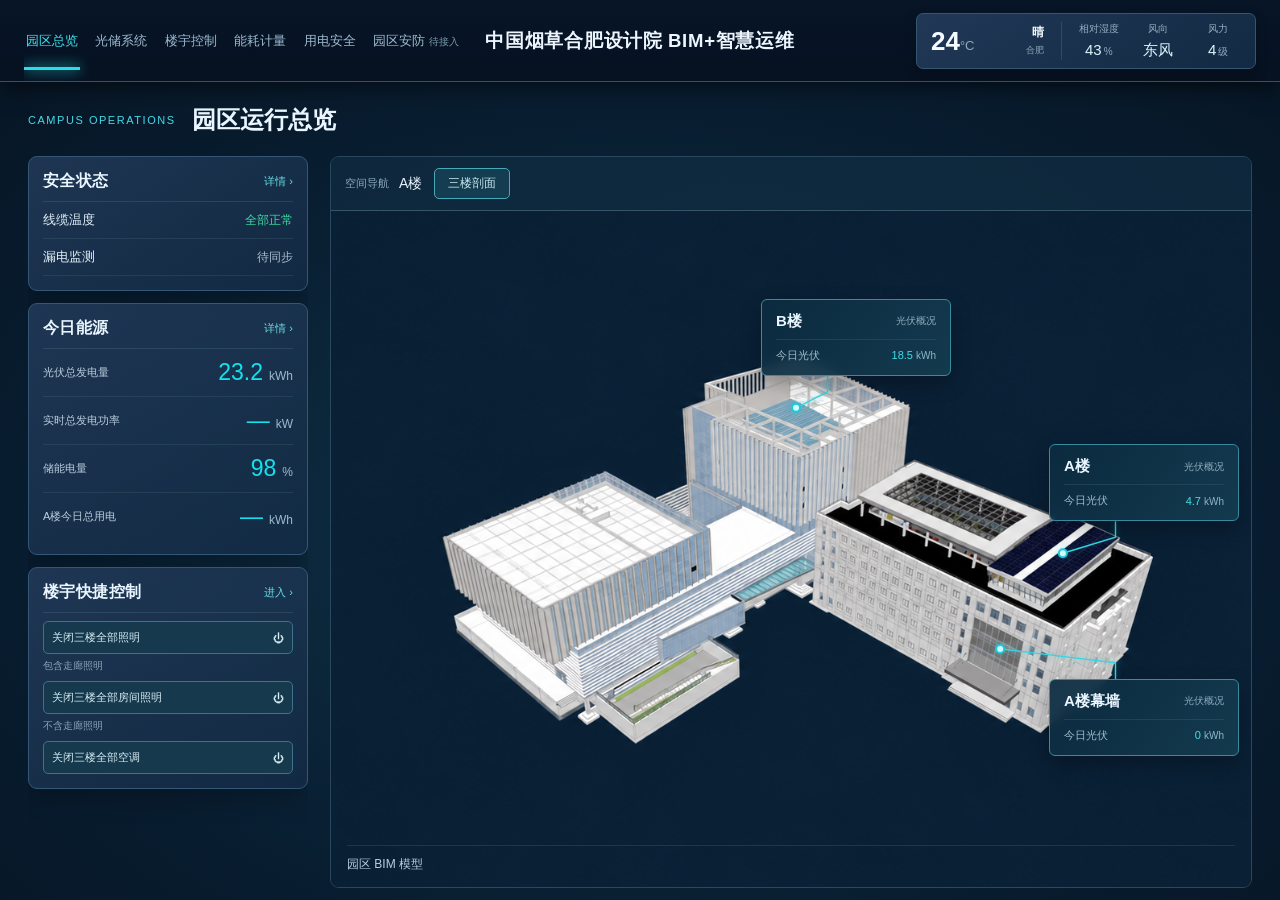
<file: operations.html>
<!doctype html>
<html lang="zh-CN">
<head><meta charset="utf-8"><meta name="viewport" content="width=device-width,initial-scale=1"><title>中国烟草合肥设计院 · BIM+智慧运维</title><meta name="description" content="园区运行总览、光储系统、楼宇控制、能耗计量与用电安全平台"><link rel="stylesheet" href="operations-v2.css?v=20261016-review-18"></head>
<body>
<header class="ops-header"><nav aria-label="智慧运维模块"><button data-view="overview">园区总览</button><button data-view="solar">光储系统</button><button data-view="building">楼宇控制</button><button data-view="energy">能耗计量</button><button data-view="safety">用电安全</button><button data-view="security">园区安防 <small>待接入</small></button></nav><button class="ops-title" data-view="overview" title="返回园区总览">中国烟草合肥设计院<span>BIM+智慧运维</span></button><div class="header-actions"></div></header>
<main id="scene" data-scene="overview" aria-live="polite" aria-label="园区总览"></main>
<script src="operations-v2.js?v=20261016-review-18"></script></body></html>
</file>
<file: bim-home-motion.css>
:root{--motion-color-primary:#008c5a;--motion-color-secondary:#22a06b;--motion-color-soft:rgba(0,140,90,.12);--motion-glow-soft:rgba(0,168,107,.18);--motion-duration-fast:280ms;--motion-duration-normal:520ms;--motion-duration-slow:2400ms;--motion-duration-loop:8000ms;--motion-ease-enter:cubic-bezier(.22,1,.36,1);--motion-ease-standard:cubic-bezier(.4,0,.2,1);--motion-card-lift:-4px;--motion-model-float:4px;--motion-model-rotate:1.8deg}
.motion-layer{position:absolute;inset:0;pointer-events:none;z-index:2;overflow:hidden}.motion-scan{background:linear-gradient(to top,transparent 0%,rgba(34,160,107,.02) 35%,rgba(51,225,151,.16) 49%,rgba(226,255,237,.07) 51%,transparent 65%);height:130px;position:absolute;left:10%;right:3%;bottom:-150px;mix-blend-mode:screen;animation:motion-scan 8s linear infinite}.motion-scan:after{content:"";position:absolute;top:50%;left:0;right:0;height:1px;background:rgba(119,255,181,.65);box-shadow:0 0 9px rgba(72,237,149,.42)}@keyframes motion-scan{0%,8%{transform:translateY(0);opacity:0}12%,83%{opacity:1}92%,100%{transform:translateY(-610px);opacity:0}}
.motion-wireframe{position:absolute;right:7%;top:18%;width:44%;height:58%;opacity:.1;border:1px solid #8df3ba;background-image:linear-gradient(rgba(119,255,174,.36) 1px,transparent 1px),linear-gradient(90deg,rgba(119,255,174,.36) 1px,transparent 1px);background-size:28px 28px;clip-path:polygon(12% 25%,89% 0,100% 78%,24% 100%)}
.motion-node{position:absolute;width:5px;height:5px;border-radius:50%;background:#6cf0a7;box-shadow:0 0 0 0 rgba(86,232,151,.4);animation:motion-node 2.4s var(--motion-ease-standard) infinite}.motion-node:after{content:"";position:absolute;inset:-6px;border:1px solid rgba(109,244,170,.5);border-radius:50%;animation:motion-ring 2.4s ease-out infinite}@keyframes motion-node{50%{opacity:.65;transform:scale(1.12)}}@keyframes motion-ring{0%{transform:scale(.5);opacity:.75}100%{transform:scale(1.6);opacity:0}}
.motion-svg{width:100%;height:100%;overflow:visible}.motion-edge{fill:none;stroke:#1aa66a;stroke-width:1;stroke-opacity:.38;stroke-dasharray:3 7}.motion-flow-dot{fill:#5df1a3;filter:drop-shadow(0 0 3px rgba(63,237,143,.8))}.motion-model-float{transform-style:preserve-3d;animation:motion-float 9s ease-in-out infinite;will-change:transform}@keyframes motion-float{0%,100%{transform:perspective(1200px) rotateX(.6deg) rotateY(-.8deg) translateY(0)}50%{transform:perspective(1200px) rotateX(-.9deg) rotateY(1deg) translateY(-4px)}}
.motion-model-explode{animation:motion-explode 14s var(--motion-ease-standard) infinite;transform-origin:center}@keyframes motion-explode{0%,27%,100%{transform:translateY(0) scale(1)}39%,52%{transform:translateY(-11px) scale(1.014)}66%{transform:translateY(0) scale(1)}}
.motion-reveal{opacity:0;transform:translateY(14px);transition:opacity 620ms var(--motion-ease-enter),transform 620ms var(--motion-ease-enter)}.motion-reveal.is-visible{opacity:1;transform:none}.ability{transition:transform 320ms ease-out,box-shadow 320ms ease-out,border-color 320ms ease-out}.ability:hover{transform:translateY(var(--motion-card-lift))}.ability:hover .ability-visual{transform:scale(1.015)}.ability-visual{transition:transform 340ms ease-out}.gif-stage .motion-layer{z-index:3}.gif-stage .placeholder{transform-origin:center;animation:motion-showcase 14s var(--motion-ease-standard) infinite}@keyframes motion-showcase{0%,20%,100%{transform:perspective(1100px) rotateY(-1deg) translateY(0)}35%,52%{transform:perspective(1100px) rotateY(1.2deg) translateY(-5px)}67%{transform:perspective(1100px) rotateY(0) translateY(0)}}
.ability-visual{position:relative}.ability-visual>span{position:relative;z-index:5}.motion-overlay{position:absolute;inset:0;width:100%;height:100%;pointer-events:none;overflow:visible;z-index:4}.pipeline-flow-overlay,.network-flow-overlay{opacity:1}.pipeline-base-path{fill:none;stroke:rgba(0,140,90,.28);stroke-width:3;vector-effect:non-scaling-stroke}.pipeline-flow-streak{fill:none;stroke:#20b878;stroke-width:5;stroke-linecap:round;stroke-dasharray:18 90;opacity:.68;filter:drop-shadow(0 0 3px rgba(0,168,107,.5));animation:pipeline-streak 5.8s linear infinite;vector-effect:non-scaling-stroke}@keyframes pipeline-streak{to{stroke-dashoffset:-108}}.pipeline-moving-dot{fill:#00a86b;opacity:.9}.flow-node-core{fill:#00a86b}.flow-node-ring{fill:none;stroke:rgba(0,168,107,.55);stroke-width:2;transform-origin:center;animation:flow-node-pulse 2.6s ease-out infinite}.pipeline-end-node:nth-child(2) .flow-node-ring{animation-delay:.45s}.pipeline-end-node:nth-child(3) .flow-node-ring{animation-delay:.9s}.pipeline-end-node:nth-child(4) .flow-node-ring{animation-delay:1.35s}@keyframes flow-node-pulse{0%,45%{transform:scale(.55);opacity:.05}70%{opacity:.42}100%{transform:scale(1.35);opacity:0}}.pipeline-end-node.pulse-once .flow-node-ring,.network-node.pulse-once .network-node-ring{animation:arrival-pulse .9s ease-out 1}@keyframes arrival-pulse{0%{transform:scale(.55);opacity:.5}100%{transform:scale(1.8);opacity:0}}.is-flow-paused .pipeline-moving-dot,.is-flow-paused .pipeline-flow-streak{opacity:.25}
.network-edge{fill:none;stroke:rgba(0,140,90,.24);stroke-width:2.5;stroke-linecap:round;vector-effect:non-scaling-stroke;transition:stroke-opacity .3s,stroke-width .3s}.network-edge.is-active{stroke:rgba(0,168,107,.55);stroke-width:4;filter:drop-shadow(0 0 3px rgba(0,168,107,.45))}.network-moving-dot{fill:#00a86b;opacity:.9;filter:drop-shadow(0 0 5px rgba(0,168,107,.85))}.network-node-core{fill:#008c5a}.network-node-ring{fill:none;stroke:rgba(0,168,107,.46);stroke-width:2;transform-origin:center;animation:network-breathe 2.5s ease-out infinite}.network-node:nth-child(2n) .network-node-ring{animation-delay:.38s}.network-node:nth-child(3n) .network-node-ring{animation-delay:.7s}@keyframes network-breathe{0%,35%{transform:scale(.62);opacity:.18}75%{opacity:.42}100%{transform:scale(1.28);opacity:0}}
.ability:hover .pipeline-flow-overlay .pipeline-flow-streak{animation-duration:5s}
.motion-reduced .pipeline-moving-dot,.motion-reduced .pipeline-flow-streak,.motion-reduced .network-moving-dot,.motion-reduced .flow-node-ring,.motion-reduced .network-node-ring{display:none}
.is-motion-paused .motion-scan,.is-motion-paused .motion-node,.is-motion-paused .motion-node:after,.is-motion-paused .motion-model-float,.is-motion-paused .motion-model-explode,.is-motion-paused .placeholder{animation-play-state:paused!important}.motion-reduced .motion-scan{animation:none;bottom:42%;opacity:.55}.motion-reduced .motion-node,.motion-reduced .motion-node:after,.motion-reduced .motion-model-float,.motion-reduced .motion-model-explode,.motion-reduced .placeholder{animation:none!important}@media(prefers-reduced-motion:reduce){.motion-scan,.motion-node,.motion-node:after,.motion-model-float,.motion-model-explode,.gif-stage .placeholder{animation:none!important}.motion-scan{bottom:42%;opacity:.45}}
.is-node-pulse-paused .motion-node,.is-node-pulse-paused .motion-node:after{animation-play-state:paused!important}

/* Motion 2.0: progress-driven Banner mask, layered model sequence and quality tiers. */
.hero-real-image{position:absolute;inset:0;z-index:0;background:url("home-hero-building.png") center/cover no-repeat;pointer-events:none}
.hero:after{z-index:1}.hero:before{z-index:1}.hero .digital-scan-layer{z-index:2}
.hero-scan-mask{position:absolute;left:34%;right:0;top:0;bottom:0;overflow:hidden;opacity:var(--scan-opacity,.1);-webkit-mask-image:linear-gradient(to bottom,transparent 0,#000 22%,#000 78%,transparent 100%);mask-image:linear-gradient(to bottom,transparent 0,#000 22%,#000 78%,transparent 100%);-webkit-mask-size:100% var(--scan-glow-height,120px);mask-size:100% var(--scan-glow-height,120px);-webkit-mask-repeat:no-repeat;mask-repeat:no-repeat;-webkit-mask-position:0 calc(var(--scan-y,455px) - var(--scan-band-offset,60px));mask-position:0 calc(var(--scan-y,455px) - var(--scan-band-offset,60px))}
.hero-wireframe-layer{position:absolute;inset:6% 2% 4% 0;background-image:linear-gradient(rgba(102,245,166,.55) 1px,transparent 1px),linear-gradient(90deg,rgba(102,245,166,.48) 1px,transparent 1px),repeating-linear-gradient(25deg,transparent 0 34px,rgba(151,255,194,.24) 35px 36px);background-size:30px 30px,30px 30px,100% 100%;clip-path:polygon(1% 30%,65% 2%,98% 17%,100% 78%,28% 100%,0 73%);filter:drop-shadow(0 0 3px rgba(62,227,137,.28))}
.hero-scan-line{position:absolute;z-index:3;left:34%;right:3%;top:var(--scan-y,455px);height:var(--scan-line-width,1px);transform:translateY(-50%);background:linear-gradient(90deg,transparent,var(--scan-color,#00a86b) 18%,rgba(151,255,194,.92) 58%,transparent);box-shadow:0 0 8px rgba(54,230,137,.46)}
.hero-scan-glow{position:absolute;z-index:2;left:34%;right:0;top:calc(var(--scan-y,455px) - var(--scan-band-offset,60px));height:var(--scan-glow-height,120px);background:linear-gradient(to bottom,transparent,rgba(44,218,125,.025) 26%,rgba(77,239,151,.13) 50%,rgba(44,218,125,.025) 74%,transparent);mix-blend-mode:screen}
.motion-building-outline{position:absolute;right:3%;top:8%;width:84%;height:82%;opacity:.62;border:1px solid color-mix(in srgb,var(--scan-color,#00a86b) 76%,transparent);clip-path:polygon(5% 28%,75% 1%,97% 18%,100% 79%,22% 100%,0 72%);filter:drop-shadow(0 0 5px rgba(60,235,143,.42))}
.digital-scan-layer>.motion-node{z-index:4}
.hero-industry-tags{position:absolute;z-index:3;inset:0;pointer-events:none}
.hero-industry-tag{position:absolute;opacity:0;padding:3px 6px;border-left:1px solid rgba(151,255,194,.45);background:rgba(2,58,39,.18);color:#d9ffe8;font:9px/1.2 ui-monospace,SFMono-Regular,Consolas,monospace;letter-spacing:.8px;white-space:nowrap;transform:translateY(3px);transition:opacity 280ms ease,transform 280ms ease}
.hero-industry-tag.is-active{opacity:.08;transform:translateY(0)}

.motion-node{width:var(--node-core-size,5px);height:var(--node-core-size,5px);background:var(--node-color,#00a86b)}
.motion-node[data-state="normal"]{--node-color:#00a86b;opacity:.74;animation:motion-node 2.4s var(--motion-ease-standard) infinite}
.motion-node[data-state="normal"]:after{border-color:rgba(0,168,107,.28);animation:node-ring-normal 2.4s ease-out infinite}
.motion-node[data-state="active"]{--node-color:#08b873;opacity:1;animation:motion-node 1.5s var(--motion-ease-standard) infinite;box-shadow:0 0 9px rgba(0,168,107,.56)}
.motion-node[data-state="active"]:after{border-color:rgba(0,184,115,.62);animation:node-ring-active 1.5s ease-out infinite}
.motion-node[data-state="warning"]{--node-color:#a7823a;opacity:.82;animation:motion-node 3s ease-in-out infinite;box-shadow:0 0 5px rgba(167,130,58,.24)}
.motion-node[data-state="warning"]:after{border-color:rgba(167,130,58,.38);animation:node-ring-warning 3s ease-out infinite}
.motion-node[data-state="offline"]{--node-color:#799087;animation:none;opacity:.42;box-shadow:none}
.motion-node[data-state="offline"]:after{display:none}
.motion-node[data-state="selected"]{--node-color:#00a86b;opacity:1;animation:none;box-shadow:0 0 8px rgba(0,168,107,.5)}
.motion-node[data-state="selected"]:after{display:block;border-color:rgba(0,168,107,.52);transform:scale(1.05);opacity:.48;animation:none}
.motion-node.pulse-once:after{animation:arrival-pulse .9s ease-out 1}
@keyframes node-ring-normal{0%{transform:scale(.55);opacity:.28}100%{transform:scale(1.42);opacity:0}}
@keyframes node-ring-active{0%{transform:scale(.48);opacity:.62}100%{transform:scale(1.72);opacity:0}}
@keyframes node-ring-warning{0%,20%{transform:scale(.68);opacity:.32}100%{transform:scale(1.35);opacity:0}}

.pipeline-end-node[data-state="active"] .flow-node-core,.network-node[data-state="active"] .network-node-core{fill:#08b873;filter:drop-shadow(0 0 6px rgba(0,184,115,.75))}
.pipeline-end-node[data-state="active"] .flow-node-ring,.network-node[data-state="active"] .network-node-ring{stroke:rgba(0,184,115,.72)}
.pipeline-end-node[data-state="normal"] .flow-node-core,.network-node[data-state="normal"] .network-node-core{opacity:.82}
.pressure-wave{fill:none;stroke:rgba(0,168,107,.46);stroke-width:2;opacity:0;transform-origin:center}
.pipeline-end-node[data-state="active"] .pressure-wave{animation:equipment-pressure-wave 800ms ease-out 1}
@keyframes equipment-pressure-wave{0%{opacity:.42;transform:scale(.45)}100%{opacity:0;transform:scale(2.15)}}

.pipeline-base-path{stroke:var(--pipeline-color,#00a86b);stroke-opacity:var(--pipeline-path-opacity,.28)}
.pipeline-moving-dot{fill:var(--pipeline-color,#00a86b);opacity:var(--pipeline-particle-opacity,.9)}
.network-edge{stroke:var(--network-color,#00a86b);stroke-opacity:var(--network-edge-opacity,.24)}
.network-moving-dot,.network-node-core{fill:var(--network-color,#00a86b)}
.network-edge{stroke-dasharray:5 12;stroke-dashoffset:0}
.network-edge.is-active{animation:industrial-link-sync 3s linear infinite}
@keyframes industrial-link-sync{to{stroke-dashoffset:-34}}

.placeholder.has-model-scene{display:block;animation:none!important;background:radial-gradient(circle at 46% 38%,rgba(39,181,105,.13),transparent 36%),linear-gradient(135deg,#d4eddc,#f6fbf7)}
.placeholder.has-model-scene:before,.placeholder.has-model-scene:after{display:none}
.model-scene-shell{position:absolute;inset:6px 12px 4px 12px;transform-origin:50% 60%;will-change:transform;pointer-events:none}
.model-showcase-svg{display:block;width:100%;height:100%;overflow:visible}
.model-ground{fill:rgba(0,95,58,.035);stroke:rgba(0,117,70,.2);stroke-width:2}
.model-grid-plane{fill:url(#showcase-grid);stroke:rgba(0,140,90,.1);stroke-width:1}
.bim-model-layer{--layer-shift:0px;transform:translateY(var(--layer-shift));transform-box:fill-box;transform-origin:center;transition:transform var(--explode-duration,1800ms) var(--motion-ease-enter),opacity 520ms,filter 520ms;fill:rgba(234,251,240,.12);stroke:#458e67;stroke-width:2.2;stroke-linecap:round;stroke-linejoin:round;vector-effect:non-scaling-stroke}
.layer-architecture{transition-delay:0ms}.layer-structure{transition-delay:120ms}.layer-process{transition-delay:240ms}.layer-utility,.layer-pipeline{transition-delay:360ms}.layer-equipment{transition-delay:480ms}
.layer-architecture{stroke:#6ca784;stroke-width:1.7;opacity:.72}
.layer-equipment{stroke:#2d8259;fill:rgba(69,158,102,.07)}
.layer-process{stroke:#188a55}.layer-utility{stroke:#4a9a7e}.layer-pipeline{stroke:#3b9272;fill:none;opacity:.78}
.model-pipe{fill:none;stroke-width:5;stroke-linecap:round;stroke-dasharray:12 16}
.model-valve{fill:#f5fff8;stroke-width:3}
.model-equipment-nodes circle{fill:#18a865;stroke:#eafff1;stroke-width:3;opacity:.55}
.model-scene-shell[data-active-layer="process"] .bim-model-layer:not(.layer-process),.model-scene-shell[data-active-layer="utility"] .bim-model-layer:not(.layer-utility):not(.layer-pipeline):not(.layer-equipment){opacity:.18}
.model-scene-shell[data-active-layer="process"] .layer-process{filter:url(#showcase-glow);stroke:#00a86b}
.model-scene-shell[data-active-layer="process"] .pipe-process{animation:model-pipe-flow 1.8s linear infinite}
.model-scene-shell[data-active-layer="utility"] .layer-utility,.model-scene-shell[data-active-layer="utility"] .layer-pipeline,.model-scene-shell[data-active-layer="utility"] .layer-equipment{opacity:1;filter:url(#showcase-glow)}
.model-scene-shell[data-active-layer="utility"] .pipe-utility{animation:model-pipe-flow 2.2s linear infinite}
.model-scene-shell.is-equipment-active .model-equipment-nodes circle{animation:model-equipment-pulse 1.8s ease-out infinite}
.model-scene-shell.is-equipment-active .model-equipment-nodes circle:nth-child(2){animation-delay:.32s}.model-scene-shell.is-equipment-active .model-equipment-nodes circle:nth-child(3){animation-delay:.64s}
.model-scene-shell.is-static{animation:none!important;transform:none!important}
@keyframes model-pipe-flow{to{stroke-dashoffset:-56}}
@keyframes model-equipment-pulse{0%,100%{opacity:.45;stroke-width:2}50%{opacity:1;stroke-width:8}}

.model-scene-shell .bim-model-layer{transition:transform var(--explode-duration,1800ms) var(--motion-ease-enter),opacity 1s ease,filter 1s ease}
.professional-layer{fill:none;stroke:#4c9570;stroke-width:3;stroke-linecap:round;stroke-linejoin:round;opacity:.32;transition:opacity 1s ease,filter 1s ease;vector-effect:non-scaling-stroke}
.professional-layer-hvac{stroke:#579b76}.professional-layer-electrical{stroke:#6c9b82}
.model-scene-shell[data-active-layer]:not([data-active-layer="all"]) .bim-model-layer,.model-scene-shell[data-active-layer]:not([data-active-layer="all"]) .professional-layer{opacity:.14}
.model-scene-shell[data-active-layer="architecture"] .layer-architecture,.model-scene-shell[data-active-layer="process"] .layer-process,.model-scene-shell[data-active-layer="utility"] .layer-utility,.model-scene-shell[data-active-layer="utility"] .layer-pipeline,.model-scene-shell[data-active-layer="utility"] .layer-equipment,.model-scene-shell[data-active-layer="hvac"] .professional-layer-hvac,.model-scene-shell[data-active-layer="electrical"] .professional-layer-electrical{opacity:1;filter:url(#showcase-glow)}
.model-scene-shell[data-active-layer="hvac"] .professional-layer-hvac,.model-scene-shell[data-active-layer="electrical"] .professional-layer-electrical{animation:model-professional-flow 3.2s linear infinite}
@keyframes model-professional-flow{to{stroke-dashoffset:-50}}

.industrial-context-layer{fill:rgba(24,136,82,.035);stroke:#609978;stroke-width:1.8;opacity:.28;vector-effect:non-scaling-stroke}
.industrial-context-layer text{fill:#246d4b;stroke:none;font:11px ui-monospace,SFMono-Regular,Consolas,monospace;letter-spacing:1.2px;opacity:.38}
.industrial-context-layer .agv-route{fill:none;stroke:#3e8d67;opacity:.58}
.industrial-context-layer .agv-unit{fill:rgba(0,140,90,.18);stroke:#187a4c;animation:agv-shuttle 12s ease-in-out infinite}
@keyframes agv-shuttle{0%,100%{transform:translateX(-14px)}50%{transform:translateX(18px)}}

.professional-layer-indicator{position:absolute;left:16px;right:16px;bottom:7px;display:flex;align-items:center;gap:10px;color:#3d7657;font:8px/1.2 ui-monospace,SFMono-Regular,Consolas,monospace;letter-spacing:.6px;white-space:nowrap}
.professional-layer-indicator:before{content:"PROFESSIONAL LAYER";margin-right:3px;opacity:.44}
.professional-layer-indicator span{opacity:.22;transition:opacity 1s ease,color 1s ease}
.professional-layer-indicator span.is-active{opacity:.78;color:#057746}

.gif-slot:before,.gif-slot:after{animation:motion-status-breathe 4.8s ease-in-out infinite}
.gif-slot:after{animation-delay:.8s}
@keyframes motion-status-breathe{0%,100%{opacity:.62}50%{opacity:.92}}

.ability-copy a,.gif-copy a,.case a{position:relative;padding-bottom:3px;transform:none!important}
.ability-copy a:after,.gif-copy a:after,.case a:after{content:"";position:absolute;left:0;right:0;bottom:0;height:1px;background:currentColor;transform:scaleX(0);transform-origin:left;transition:transform 320ms ease-out}
.link-arrow{display:inline-block;transition:transform 320ms ease-out}
.ability:hover .ability-copy a,.gif-slot:hover .gif-copy a,.case:hover a{color:#006f42}
.ability:hover .ability-copy a:after,.gif-slot:hover .gif-copy a:after,.case:hover a:after{transform:scaleX(1)}
.ability:hover .link-arrow,.gif-slot:hover .link-arrow,.case:hover .link-arrow{transform:translateX(4px)}

html[data-motion-quality="medium"] .pipeline-particles .pipeline-moving-dot:nth-child(even){display:none}
html[data-motion-quality="medium"] .motion-overlay{filter:none}
html[data-motion-quality="medium"] .motion-building-outline{display:none}
html[data-motion-quality="low"] .pipeline-particles .pipeline-moving-dot:nth-child(even),html[data-motion-quality="low"] .network-moving-dot{display:none}
html[data-motion-quality="low"] .pipeline-flow-streak{opacity:.42}
html[data-motion-quality="low"] .network-node:nth-child(n+5),html[data-motion-quality="low"] .motion-node:nth-of-type(n+5){display:none}
html[data-motion-quality="low"] .motion-building-outline,html[data-motion-quality="low"] .hero-wireframe-layer{display:none}
html[data-motion-quality="low"] .model-scene-shell,html[data-motion-quality="low"] .ability-visual.motion-model-float{animation:none!important;transform:none!important}

.motion-reduced .bim-model-layer{transition:none!important;transform:none!important}
.motion-reduced .model-scene-shell,.motion-reduced .model-pipe,.motion-reduced .model-equipment-nodes circle,.motion-reduced .gif-slot:before,.motion-reduced .gif-slot:after{animation:none!important}
@media(max-width:1179px){.digital-scan-layer .motion-node:nth-of-type(n+4){display:none}.motion-building-outline{display:none}.model-scene-shell{transform:scale(.98)}}
@media(max-width:767px){.digital-scan-layer .hero-wireframe-layer{display:none}.digital-scan-layer .motion-node:nth-of-type(n+3){display:none}.network-moving-dot{display:none}.model-scene-shell{animation:none!important;transform:none!important}}

/* Brand ambience: restrained industrial coordinate movement and environmental light. */
html .content:before{animation:ambient-grid-drift 12s ease-in-out infinite;will-change:background-position}
html .cases{position:relative;background-color:#fff;background-image:linear-gradient(rgba(0,112,68,.018) 1px,transparent 1px),linear-gradient(90deg,rgba(0,112,68,.018) 1px,transparent 1px);background-size:48px 48px;animation:ambient-grid-drift 12s ease-in-out infinite}
body:after{content:"";position:fixed;z-index:999;inset:0;pointer-events:none;background:radial-gradient(circle at 72% 42%,rgba(18,151,86,.03),transparent 46%);opacity:0;animation:ambient-green-breathe 10s ease-in-out 8s infinite;will-change:opacity}
@keyframes ambient-grid-drift{0%,100%{background-position:0 0}50%{background-position:6px 3px}}
@keyframes ambient-green-breathe{0%,100%{opacity:0}50%{opacity:1}}

.motion-section-reveal{opacity:0;transform:scale(.98);transform-origin:50% 0;transition:opacity 600ms var(--motion-ease-enter),transform 600ms var(--motion-ease-enter)}
.motion-section-reveal.is-visible{opacity:1;transform:scale(1)}
html .motion-reveal{transition-duration:600ms}
html .ability,html .case{transition-duration:280ms}

@media(prefers-reduced-motion:reduce){
  html .content:before,html .cases,body:after{animation:none!important}
  .motion-section-reveal{opacity:1;transform:none;transition:none}
}
.motion-reduced body:after,.motion-reduced .content:before,.motion-reduced .cases{animation:none!important}

/* Case cards: restrained industrial live-state treatment. */
html .case{position:relative}
html .case:before{content:attr(data-case-tag);top:13px;left:14px;margin:0;padding:0;background:transparent;color:#006f42;font:8px/1.2 ui-monospace,SFMono-Regular,Consolas,monospace;letter-spacing:.8px;opacity:.12}
html .case-img{transition:transform 280ms ease-out,box-shadow 280ms ease-out;transform-origin:center;will-change:transform}
html .case:hover .case-img{transform:scale(1.03);box-shadow:inset 0 0 0 1px rgba(0,140,90,.3)}
html .case-img:after{content:"";position:absolute;inset:0;opacity:0;border:1px solid rgba(0,168,107,.38);background:linear-gradient(90deg,transparent,rgba(44,206,117,.12),transparent);background-size:36% 100%;background-repeat:no-repeat;transform:translateX(-100%);pointer-events:none}
html .case:hover .case-img:after{opacity:1;animation:case-green-scan 1.2s ease-out 1}
@keyframes case-green-scan{0%{transform:translateX(-100%)}100%{transform:translateX(280%)}}
</file>
<file: operations-v2.css>
:root{font-family:"Microsoft YaHei","PingFang SC",Arial,sans-serif;color:#edf7ff;background:#071725;font-size:16px}
*{box-sizing:border-box}
html,body{margin:0;min-height:100%;width:100%}
body{overflow:hidden}
button,select{font:inherit}
button{cursor:pointer}
button:focus-visible,select:focus-visible{outline:2px solid #30e6f1;outline-offset:3px}
.ops-header{height:82px;display:grid;grid-template-columns:1fr auto 1fr;align-items:center;gap:16px;padding:0 24px;background:linear-gradient(180deg,#071527,#061121);border-bottom:1px solid #31526b;position:relative;z-index:10;box-shadow:0 5px 20px #0008}
.ops-header nav{display:flex;align-items:center;gap:clamp(8px,1.05vw,19px);height:100%;white-space:nowrap;overflow-x:auto;scrollbar-width:none}
.ops-header nav::-webkit-scrollbar{display:none}
.ops-header button{border:0;background:none;color:#9dbad1}
.ops-header nav button{height:100%;padding:0 2px;position:relative;font-size:clamp(13px,.83vw,15px)}
.ops-header nav button.active{color:#39e5ee}
.ops-header nav button.active:after{content:"";position:absolute;bottom:11px;height:3px;left:0;right:0;background:#26dfeb;box-shadow:0 0 13px #21f5fd}
.ops-header nav small{font-size:10px;color:#7899ab}
.ops-title{font-weight:700;font-size:clamp(18px,1.45vw,26px);letter-spacing:.04em;white-space:nowrap;color:#edf5ff!important}
.ops-title span{margin-left:5px}
.header-actions{display:flex;justify-content:flex-end}
.prototype-badge{font-size:12px;color:#8caabd;border:1px solid #35586d;border-radius:20px;padding:7px 11px;white-space:nowrap}
#scene{position:relative;height:calc(100vh - 82px);min-height:500px;overflow:hidden;background:radial-gradient(circle at 50% 45%,#123a50,#071b2b 70%)}
.scene-image{position:absolute;inset:0;width:100%;height:100%;object-fit:cover;user-select:none;pointer-events:none}
.campus-image{object-fit:cover;object-position:center}
.solar-image{object-fit:cover;object-position:center}
.solar-campus-image{object-fit:cover;object-position:center;transform:translate(-18%,-3%) scale(1.4)}
#scene[data-unit="a"] .solar-campus-image{transform:translate(-18%,-3%) scale(1.48)}
#scene[data-unit="b"] .solar-campus-image{transform:translate(-18%,-3%) scale(1.48)}
#scene[data-unit="curtain"] .solar-campus-image{transform:translate(-18%,-3%) scale(1.48)}
#scene[data-unit="a"] .solar-image{transform:scale(1.12);transform-origin:38% 45%}
#scene[data-unit="b"] .solar-image{transform:scale(1.12);transform-origin:65% 50%}
#scene[data-unit="curtain"] .solar-image{transform:scale(1.12);transform-origin:32% 72%}
.office-image{object-position:center}
.safety-image{object-fit:cover;object-position:center}
.scene-shade,.office-wash,.solar-wash{position:absolute;inset:0;pointer-events:none}
.scene-shade{background:linear-gradient(90deg,#0619278c,transparent 58%,#06192781)}
.office-wash{background:linear-gradient(90deg,#071d2bc4,transparent 36%,#071d2b8c)}
.solar-wash{background:linear-gradient(90deg,#08192cc2,transparent 29%,transparent 70%,#07192cca)}
.scene-heading{position:absolute;left:clamp(24px,3vw,55px);top:29px;z-index:2;max-width:520px;text-shadow:0 2px 14px #06121d}
.scene-heading span{display:block;color:#42dfea;letter-spacing:.19em;font-size:12px;font-weight:700}
.scene-heading h1{font-size:clamp(28px,2.1vw,38px);margin:8px 0 5px;line-height:1.2;letter-spacing:.03em}
.scene-heading p{margin:0;color:#bfd2df;font-size:14px;line-height:1.5}
.scene-note{position:absolute;bottom:14px;left:clamp(24px,3vw,55px);z-index:3;margin:0;padding:6px 9px;border-radius:4px;background:#071b2bc4;color:#9cb3c5;font-size:12px}
.data-panel{position:absolute;z-index:3;background:linear-gradient(125deg,#23395bde,#344a68c9);border:1px solid #527caa99;border-radius:9px;box-shadow:0 16px 34px #001b3563;backdrop-filter:blur(10px);padding:18px 20px;color:#e9f8ff}
.data-panel h2{font-size:18px;letter-spacing:.04em;margin:0 0 14px;padding-bottom:13px;border-bottom:1px solid #8aa1bb24}
.side-metric{display:flex;align-items:center;justify-content:space-between;gap:15px;padding:12px 0;border-bottom:1px solid #68afbc2c}
.side-metric:last-of-type{border-bottom:0}
.side-metric span{font-size:14px;color:#a9c4d1}
.side-metric strong{font-size:16px;font-weight:600;text-align:right;color:#eafaff;font-variant-numeric:tabular-nums}
.side-metric strong small{font-size:12px;font-weight:400;color:#a7c8d2}
.side-metric.featured{display:block;background:#0c5f7b55;border:1px solid #1bbdd459;border-radius:6px;padding:13px;margin-bottom:8px}
.side-metric.featured span{display:block;margin-bottom:6px}
.side-metric.featured strong{font-size:30px;color:#45eff4}
.data-hint{color:#99b2c1;font-size:13px;line-height:1.55;margin:16px 0 0}
.summary-panel{right:3.5%;top:18%;width:clamp(300px,22vw,390px)}
.panel-link{margin-top:16px;width:100%;background:#11657b77;color:#70ecf2;border:1px solid #2db4c2;padding:10px;border-radius:5px;text-align:left}
.overview-hints{position:absolute;left:35%;top:47%;display:flex;flex-direction:column;gap:18px;z-index:3}
.overview-hints button,.solar-marker{border:1px solid #4bb9c6a1;border-radius:5px;background:#0a2940df;box-shadow:0 4px 19px #0007;color:#e7faff;text-align:left}
.overview-hints button{padding:11px 15px;min-width:210px}
.overview-hints b,.overview-hints span,.solar-marker span,.solar-marker strong{display:block}
.overview-hints b{font-size:15px}
.overview-hints span{font-size:13px;color:#7ce8ee;margin-top:4px}
.overview-hints button:hover,.solar-marker:hover,.solar-marker.selected{border-color:#55f6f5;box-shadow:0 0 16px #18e2ee66}
.overview-floor-entry{position:absolute;left:3.2%;top:30%;z-index:3;display:grid;gap:10px;min-width:235px;padding:17px 19px;border:1px solid #4cbcc8;border-radius:9px;background:#092a40e8;box-shadow:0 12px 28px #0008}
.overview-dashboard{height:100%;display:grid;grid-template-rows:auto minmax(0,1fr);gap:20px;padding:22px 28px 12px;background:radial-gradient(ellipse at 50% 55%,#12354a,#081d30 65%,#071626);color:#e9f5ff}
.overview-page-title{display:flex;align-items:center;justify-content:space-between}
.overview-page-title>div{display:flex;align-items:center;gap:16px}.overview-page-title>div>span{font-size:11px;letter-spacing:.14em;color:#43dbe7}.overview-page-title h1{font-size:24px;font-weight:600;margin:0}
.overview-page-title>p{display:flex;align-items:center;gap:8px;margin:0;font-size:12px;color:#92aabf}.overview-page-title p b{font-weight:400}.overview-page-title em{margin-left:8px;padding:4px 8px;border:1px solid #36536a;border-radius:4px;font-style:normal;color:#b3c6d5}
.overview-page-title i,.overview-system-strip i,.overview-status-dot{display:inline-block;width:6px;height:6px;border-radius:50%;background:#93a6b8}
.overview-kpi-strip{display:grid;grid-template-columns:repeat(5,minmax(0,1fr));gap:12px}
.overview-kpi-card{padding:15px 18px;text-align:left;border:1px solid #345775;border-radius:8px;background:linear-gradient(120deg,#213a58c9,#122c4599);color:#dcecf9;box-shadow:0 6px 18px #00101c44}
.overview-kpi-card>span{display:flex;justify-content:space-between;font-size:13px;color:#afc4d8}.overview-kpi-card>span>small{color:#719fba}.overview-kpi-card strong{display:block;margin:7px 0 5px;font-size:30px;font-weight:500;line-height:1.15}.overview-kpi-card strong small{font-size:12px;color:#9ebacf;margin-left:6px}.overview-kpi-card.cyan strong{color:#17e0ed}.overview-kpi-card p{font-size:11px;margin:0;color:#8faac0}
.overview-kpi-card:hover,.overview-side-card button:hover,.overview-system-strip button:hover{border-color:#25cbd6;background-color:#17405a}
.overview-workspace{display:grid;grid-template-columns:280px minmax(0,1fr);gap:22px;min-height:0}
.overview-essential-rail{display:flex;flex-direction:column;gap:18px;min-height:0;overflow:auto}
.overview-weather{flex:none;padding:13px;border:1px solid #dce2e8;border-radius:11px;background:#f9fafb;color:#111827;box-shadow:0 8px 22px #0002}.overview-weather header{display:flex;align-items:flex-start;justify-content:space-between;gap:8px;padding:0 0 10px;border:0}.overview-weather h2{font-size:15px;letter-spacing:0;color:#121820}.overview-weather header p{margin:4px 0 0;color:#8b929c;font-size:9px;line-height:1.4}.weather-actions{display:flex;gap:5px}.weather-actions button{padding:5px 7px;border:1px solid #d9dee4;border-radius:6px;background:#fff;color:#394150;font-size:10px}.overview-weather .weather-current{display:flex;align-items:center;justify-content:space-between;padding:10px 12px;margin-bottom:8px;border:1px solid #e0e4e8;border-radius:9px;background:#fff}.weather-current>strong{font-size:44px;line-height:1;color:#111;font-weight:600}.weather-current>strong span{font-size:20px;color:#46515d;font-weight:400}.weather-current>div{text-align:center;padding-right:8px}.weather-current b,.weather-current small{display:block}.weather-current b{font-size:15px;color:#111}.weather-current small{margin-top:3px;color:#929aa3;font-size:9px}.weather-metrics{display:grid;grid-template-columns:repeat(2,minmax(0,1fr));gap:6px}.weather-metrics>div{min-width:0;padding:7px 8px;border:1px solid #e0e4e8;border-radius:7px;background:#fff}.weather-metrics span,.weather-metrics strong{display:block}.weather-metrics span{color:#8c949e;font-size:9px}.weather-metrics strong{margin-top:3px;color:#111827;font-size:15px;line-height:1.2}.weather-metrics strong small{margin-left:2px;font-size:9px;font-weight:400;color:#58616c}.weather-footnote{display:block;margin-top:7px;color:#89919a;font-size:9px;line-height:1.35}.weather-dialog-backdrop{position:fixed;inset:0;z-index:30;background:#020c18a8}.weather-dialog{position:fixed;z-index:31;left:50%;top:50%;width:min(360px,calc(100vw - 32px));transform:translate(-50%,-50%);padding:22px;border:1px solid #597a90;border-radius:10px;background:#142d43;color:#eaf6fd;box-shadow:0 20px 60px #0008}.weather-dialog h2{margin:0 0 18px;font-size:18px}.weather-dialog label{display:grid;gap:8px;color:#b9ccda;font-size:13px}.weather-dialog input{padding:10px;border:1px solid #43677d;border-radius:5px;background:#0b2032;color:#fff;font:inherit}.weather-dialog p{font-size:11px;color:#91a9b9;line-height:1.6}.weather-dialog footer{display:flex;justify-content:flex-end;gap:8px;margin-top:18px}.weather-dialog footer button{padding:8px 14px;border:1px solid #43677d;border-radius:5px;background:#17384f;color:#dff5ff}.weather-dialog footer button:last-child{background:#00c7d4;border-color:#00c7d4;color:#062c39}
.overview-essential-rail .overview-side-card{flex:none}
.overview-essential-metric{display:flex;justify-content:space-between;align-items:center;gap:12px;padding:20px 0;border:0;border-bottom:1px solid #7294a329;background:none;text-align:left;color:#b9cedf;font-size:13px}
.overview-essential-metric:last-child{border-bottom:0;padding-bottom:4px}
.overview-essential-metric strong{font-size:29px;font-weight:500;color:#17e0ed;white-space:nowrap}
.overview-essential-metric strong small{font-size:12px;margin-left:6px;color:#9ebacf}
.overview-side-card{display:flex;flex-direction:column;min-height:0;padding:18px;border:1px solid #345775;border-radius:9px;background:linear-gradient(145deg,#233c5bd4,#142c47bf);box-shadow:0 12px 24px #0003;overflow:auto}
.overview-side-card header{display:flex;align-items:center;justify-content:space-between;gap:8px;padding-bottom:13px;border-bottom:1px solid #6c8fa239}.overview-side-card h2{margin:0;font-size:18px;font-weight:600;letter-spacing:.03em}.overview-side-card header button{border:0;background:none;color:#6bdce4;padding:0;font-size:11px}
.overview-side-card h3{display:flex;justify-content:space-between;align-items:center;font-size:13px;font-weight:500;margin:19px 0 10px;color:#c6d9e8}.overview-side-card h3 small{font-size:11px;color:#8eabc0}
.overview-alert-summary{display:flex;align-items:flex-start;gap:9px;padding:14px 11px;margin-top:14px;background:#10273d99;border:1px solid #486078;border-radius:6px}.overview-alert-summary .overview-status-dot{margin-top:5px;flex:none}.overview-alert-summary b{font-size:13px;font-weight:500;color:#c5d4e2}.overview-alert-summary p{font-size:11px;color:#8da8bf;margin:5px 0 0;line-height:1.4}
.overview-monitor-row{display:flex;justify-content:space-between;align-items:center;gap:8px;padding:12px 0;background:none;border:0;border-bottom:1px solid #7294a329;color:#e1eef7;text-align:left}.overview-monitor-row>span{font-size:13px}.overview-monitor-row small{display:block;color:#8fadc3;margin-top:5px;font-size:10px}.overview-monitor-row b{text-align:right;font-size:12px;font-weight:500;color:#abbfd1}.overview-monitor-row b.overview-normal{color:#3edda5}
.overview-room-status{display:grid;grid-template-columns:1fr 1fr;gap:8px}.overview-room-status>div{display:flex;align-items:center;justify-content:space-between;padding:13px 14px;border:1px solid #41617b;border-radius:6px;background:#15344b8c}.overview-room-status span{font-size:12px;color:#b9cedf}.overview-room-status strong{color:#31e1ec;font-size:23px;font-weight:500}
.overview-card-link{display:flex;justify-content:space-between;align-items:center;margin-top:auto;padding:12px 0 0;border:0;background:none;color:#6ce5e8;font-size:12px;text-align:left}
.overview-model-area{min-height:0;display:flex;flex-direction:column;overflow:hidden;border:1px solid #29475d;border-radius:9px;background:radial-gradient(ellipse at 55% 65%,#173b4d66,#071b2c33)}
.overview-space-nav{display:flex;align-items:center;gap:12px;padding:11px 14px;border-bottom:1px solid #385468;background:#102b40c9}.overview-space-nav>div:first-child{display:flex;align-items:center;gap:10px}.overview-space-nav small{font-size:11px;color:#8fadbf}.overview-space-nav strong{font-size:14px;font-weight:500}.overview-space-nav .floor-tabs button{min-width:60px;padding:6px 13px;font-size:12px}.overview-space-nav>span{margin-left:auto;font-size:11px;color:#8dadbf}
.overview-model-stage{position:relative;flex:1;min-height:0;overflow:hidden}.overview-model-img{position:absolute;left:-35%;top:-8%;width:145%;height:115%;object-fit:contain;pointer-events:none;user-select:none}
.overview-model-caption{position:absolute;left:16px;right:16px;bottom:14px;display:flex;justify-content:space-between;align-items:center;padding-top:10px;border-top:1px solid #44687b55;color:#b6d0e0;font-size:12px}.overview-model-caption small{color:#80a5b9;font-size:10px}
.overview-building-connectors{position:absolute;inset:0;width:100%;height:100%;pointer-events:none;fill:none;stroke:#36d5e1;stroke-width:1.4;filter:drop-shadow(0 0 3px #17cbd366)}
.overview-building-connectors circle{fill:#cefcff;stroke:#20c9da;stroke-width:2}
.overview-building-card{position:absolute;z-index:2;width:190px;padding:12px 14px;border:1px solid #398aa1;border-radius:6px;background:linear-gradient(125deg,#0c2b40ed,#153c50ed);box-shadow:0 8px 20px #0004;backdrop-filter:blur(6px)}
.overview-building-card header{display:flex;align-items:center;justify-content:space-between;border-bottom:1px solid #527c903d;padding-bottom:8px;margin-bottom:8px}.overview-building-card header strong{font-size:15px;font-weight:600}.overview-building-card header small{font-size:10px;color:#8faec0}
.overview-building-card>div{display:flex;align-items:center;justify-content:space-between;margin-top:7px;font-size:11px;color:#9fbcca}.overview-building-card b{font-weight:500;color:#d5e7f0}.overview-building-card b.building-generation{color:#42dfe8}.overview-building-card b small{font-size:10px;color:#8bb8c9}.overview-building-card p{margin:10px 0 0;font-size:9px;color:#7f9cac}
.overview-generation-list{display:grid;gap:8px}.overview-generation-list button{display:flex;align-items:center;gap:8px;justify-content:space-between;padding:13px 12px;border:1px solid #3e627b;border-radius:6px;background:#14324b8c;color:#caddf0}.overview-generation-list span{font-size:13px}.overview-generation-list strong{margin-left:auto;color:#19dfea;font-size:22px;font-weight:500}.overview-generation-list small{color:#72a6bd;font-size:15px}
.overview-storage-summary{margin-top:17px;padding:14px 12px;border:1px solid #3e627b;border-radius:6px;background:#13354b7a}.overview-storage-summary>div:first-child{display:flex;justify-content:space-between;align-items:center;font-size:13px;color:#b5cfe0}.overview-storage-summary b{font-size:22px;color:#1de2eb;font-weight:500}.overview-storage-summary b small{font-size:11px;margin-left:3px}.overview-charge-track{height:5px;background:#38556b;border-radius:4px;margin:9px 0 12px;overflow:hidden}.overview-charge-track i{display:block;width:98%;height:100%;background:linear-gradient(90deg,#069cab,#24dfe8)}.overview-storage-summary p{display:flex;justify-content:space-between;margin:0;font-size:11px;color:#8fb0c5}.overview-storage-summary p span{color:#b1c3d1}
.overview-consumption{display:flex;justify-content:space-between;align-items:center;gap:8px;margin-top:auto;padding:15px 0 0;border:0;background:none;text-align:left;color:#c7dcec}.overview-consumption>span{font-size:13px}.overview-consumption small{display:block;font-size:10px;color:#86a7bf;margin-top:5px}.overview-consumption b{font-size:11px;font-weight:500;color:#a7bdcf}
.overview-system-strip{display:grid;grid-template-columns:180px repeat(4,minmax(0,1fr));gap:0;border:1px solid #345775;border-radius:8px;background:#152d46a8;overflow:hidden}.overview-system-label{align-self:center;padding:13px 18px;font-size:13px;font-weight:600}.overview-system-label small{display:block;margin-top:5px;font-size:10px;font-weight:400;color:#819db3}.overview-system-strip button{padding:13px 18px;text-align:left;background:none;border:0;border-left:1px solid #49657c55;color:#cde1ef}.overview-system-strip button>span{display:flex;justify-content:space-between;font-size:13px}.overview-system-strip button small{color:#77a6bd}.overview-system-strip p{margin:7px 0 0;display:flex;align-items:center;gap:6px;font-size:10px;color:#8da8bf}
.overview-data-caption{margin:0;font-size:10px;color:#6e91a9;text-align:right}
.overview-energy .overview-essential-metric{padding:13px 0;font-size:11px}.overview-energy .overview-essential-metric strong{font-size:23px}.overview-campus-consumption{border-bottom:0}
.overview-bulk-control>button{display:flex;justify-content:space-between;align-items:center;width:100%;margin-top:12px;padding:10px;border:1px solid #3f718b;border-radius:5px;background:#16394d;color:#d7edf5;font-size:12px}.overview-bulk-control>small{margin-top:5px;color:#89a6b9;font-size:10px}.overview-bulk-feedback{font-size:10px;color:#a8c4d5;line-height:1.5}
.bulk-control-backdrop{position:absolute;inset:0;z-index:15;background:#0009;backdrop-filter:blur(3px)}.bulk-control-dialog{position:absolute;left:50%;top:50%;transform:translate(-50%,-50%);width:min(440px,90%);z-index:16;padding:24px;border:1px solid #4fa7b9;border-radius:8px;background:#102e45;color:#e6f3fc;box-shadow:0 20px 40px #0008}.bulk-control-dialog h2{font-size:19px;margin-top:0}.bulk-control-dialog p{font-size:13px;line-height:1.7;color:#a5bfd0}.bulk-control-dialog>div{display:flex;justify-content:flex-end;gap:10px;margin-top:20px}.bulk-control-dialog button{padding:8px 13px;border:1px solid #438b9e;border-radius:4px;color:#ceebf1;background:#1b485e}.bulk-control-dialog button[data-bulk-confirm]{background:#12b9c9;color:#082b40}
.building-section-entry{position:absolute;left:50%;bottom:30px;transform:translateX(-50%);padding:11px 18px;border:1px solid #4b9cad;border-radius:5px;background:#10364be8;color:#bceaf0;z-index:3;font-size:13px}
.energy-scope{margin:0 0 14px;color:#a8c8db;font-size:12px}.energy-circuit{padding:10px;border:1px solid #476c8b;border-radius:5px;background:#17395588}.energy-circuit b{display:block;font-weight:500;font-size:12px;line-height:1.6}.energy-circuit strong{display:block;margin-top:7px;color:#ffd85b;font-size:22px;font-weight:500}.energy-circuit small{font-size:11px;color:#91aac6}.energy-circuit p{font-size:10px;color:#93aec3;line-height:1.6;margin-bottom:0}.energy-no-data{position:absolute;inset:30px 10px 10px;display:flex;align-items:center;justify-content:center;color:#8babc3;font-size:12px}.official-energy{width:clamp(295px,23vw,440px)}.official-energy-body{overflow:auto}.official-air{bottom:auto}
.energy-group-label{margin:0 0 9px;color:#a8c8db;font-size:11px;line-height:1.55}.energy-circuit-grid{display:grid;grid-template-columns:1fr 1fr;gap:8px}.energy-circuit-grid .energy-circuit{min-width:0;padding:10px 9px}.energy-circuit-grid .energy-circuit b{color:#d6e6f3;font-size:13px}.energy-circuit-grid .energy-circuit span{display:block;min-height:30px;margin-top:5px;color:#91aec5;font-size:10px;line-height:1.5;overflow-wrap:anywhere}.energy-group-hint{margin:8px 0 0;color:#8eabc2;font-size:10px;line-height:1.5}
.split-ac-heading{display:flex;align-items:center;gap:9px}.split-ac-heading span{color:#00e8ef}.split-ac-list{display:grid;gap:8px}.split-ac-item{padding:11px 14px 9px;border:1px solid #233f60;border-radius:9px;background:linear-gradient(110deg,#142b49,#102540)}.split-ac-item>div{display:flex;justify-content:space-between;align-items:center;gap:12px;color:#c8d5e4;font-size:12px}.split-ac-item strong{color:#00e8ef;font-size:16px;font-weight:500;white-space:nowrap}.split-ac-item small{margin-left:3px;color:#8ea8c3;font-size:10px}.split-ac-item i{display:block;height:4px;margin-top:8px;border-radius:9px;background:#243b59}
.solar-summary-current{margin-top:14px;padding-top:10px;border-top:1px solid #64809340;display:grid;gap:9px}.solar-summary-current>div{display:flex;align-items:center;justify-content:space-between;font-size:12px;color:#a6bdce}.solar-summary-current b{font-weight:500;color:#39dce5;font-size:19px}.solar-summary-current small{font-size:11px;color:#8caabd}
.solar-overview-rail,.solar-chart-rail{position:absolute;top:16%;bottom:4%;z-index:3;width:clamp(285px,24vw,500px);display:flex;flex-direction:column;gap:14px;min-height:0}.solar-overview-rail{left:3%;overflow:auto}.solar-chart-rail{right:3%}.solar-storage-card .side-metric{padding:10px 0}.solar-storage-card .side-metric span{font-size:12px}
#scene[data-scene="solar"][data-unit=""] .solar-campus-image{object-fit:contain;transform:translate(-8%,3%) scale(.72)}
#scene[data-scene="solar"][data-unit=""] .solar-marker{min-width:0;padding:6px 10px;background:#113749d9;box-shadow:0 3px 10px #0005}
#scene[data-scene="solar"][data-unit=""] .marker-b{left:45%;top:36%}#scene[data-scene="solar"][data-unit=""] .marker-a{left:54.3%;top:44%}#scene[data-scene="solar"][data-unit=""] .marker-curtain{left:52.2%;top:60.5%}
@media(min-width:851px) and (max-height:790px){.overview-dashboard{gap:10px;padding-top:15px}.overview-kpi-card{padding:10px 15px}.overview-side-card{padding:14px}.overview-side-card h3{margin-top:12px}.overview-monitor-row{padding:9px 0}.overview-alert-summary{padding:10px;margin-top:10px}.overview-generation-list button{padding:10px}.overview-storage-summary{margin-top:12px;padding:10px}.overview-system-strip button{padding:10px 16px}}
.overview-floor-entry>span{font-size:16px;font-weight:600}.overview-floor-entry>small{color:#9ac3d0;font-size:12px}
.floor-tabs{display:flex;gap:8px}.floor-tabs button{flex:1;min-width:65px;padding:8px 13px;border:1px solid #46a9b9;border-radius:5px;background:#143d52;color:#c8e7ee;font-size:14px}
.floor-tabs button[aria-pressed="true"],.floor-tabs button:hover{background:#00c8d9;color:#082d43;border-color:#30edee}
.floor-section-stage{position:absolute;inset:0;display:flex;align-items:center;justify-content:center;background:#eef0f1}
.floor-section-frame{position:relative;flex:none;height:min(100%,51.927vw);aspect-ratio:2465 / 1280;max-width:100%;box-shadow:0 0 25px #0002}
.floor-section-frame img{display:block;width:100%;height:100%;object-fit:contain;user-select:none}
.floor-marker-layer{position:absolute;inset:0}
.floor-room-marker{position:absolute;z-index:2;transform:translate(-50%,-50%);display:flex;flex-direction:column;gap:3px;align-items:center;min-width:100px;padding:7px 10px;border:1px solid #0ac8dc;border-radius:7px;background:#073149e8;color:#efffff;box-shadow:0 4px 14px #001e3499,0 0 10px #00cfdf63;white-space:nowrap}
.floor-room-marker:hover,.floor-room-marker:focus-visible{background:#056274;border-color:#00f1ff;transform:translate(-50%,-50%) scale(1.07)}
.floor-room-marker span{font-size:13px;font-weight:600}.floor-room-marker small{font-size:10px;color:#60f1ed}
.floor-room-marker{width:clamp(108px,8.6vw,150px);gap:6px;padding:9px 10px;box-shadow:0 4px 12px #001e3466}
.building-overall-room-layer{position:absolute;inset:0;z-index:3;pointer-events:none}.building-overall-room-layer .overall-room-marker{pointer-events:auto;min-width:0;align-items:stretch;white-space:normal;background:#073149e8}.building-overall-room-layer .overall-room-marker>span{text-align:center}.building-overall-room-layer .overall-room-marker>small{text-align:center}
.room-basic-readings{width:100%;display:grid;gap:5px;padding:6px 0;border-top:1px solid #4d879955;border-bottom:1px solid #4d879955}
.room-basic-readings>span{display:flex;align-items:center;justify-content:space-between;gap:7px;font-size:10px;font-weight:400;color:#a8c9d5}.room-basic-readings b{font-size:11px;font-weight:500;color:#e3f4f8}.room-basic-readings b.ac-running{color:#4ae5b3}
.floor-room-list .room-basic-readings{margin:8px 0}.floor-room-list button>small{font-size:10px;color:#60f1ed}
.floor-section-toolbar{position:absolute;left:50%;top:17px;z-index:4;transform:translateX(-50%);display:flex;align-items:center;gap:14px;min-width:390px;padding:9px 13px;border:1px solid #4cb0c1;border-radius:8px;background:#0a2d45e8;box-shadow:0 9px 22px #0006;color:#ecfaff}
.floor-section-toolbar>button{border:0;background:none;color:#83e9ed;font-size:13px;white-space:nowrap}.floor-section-toolbar>strong{font-size:15px;white-space:nowrap}.floor-section-toolbar .floor-tabs{margin-left:auto}
.floor-room-list{display:none}
#scene[data-floor="2"] .scene-note,#scene[data-floor="3"] .scene-note{left:50%;transform:translateX(-50%);white-space:nowrap;background:#0c2d40e8;color:#d4eef2}
.unavailable-model button{margin-top:8px;padding:9px 14px;border:1px solid #39c1cf;border-radius:5px;background:#12465a;color:#d2fcff}
.solar-left{left:3.2%;top:25%;width:clamp(230px,17vw,300px)}
.solar-right{right:3.2%;top:25%;width:clamp(295px,22vw,390px)}
.solar-overview-panel{top:13%;width:clamp(245px,17vw,290px)}
.solar-overview-panel .side-metric.featured strong{font-size:26px}
.weather-slot{margin-top:13px;padding:13px;background:#123a4c99;border:1px dashed #64a6b6;display:grid;grid-template-columns:1fr auto;gap:6px}
.weather-slot span{font-size:14px}.weather-slot b{font-size:13px;color:#f3d797}.weather-slot small{grid-column:1 / 3;color:#9cb7c4;font-size:12px}
#scene[data-scene="solar"] .solar-left{left:auto;right:3.2%;top:16%;width:clamp(225px,17vw,310px)}
#scene[data-unit="a"] .solar-left,#scene[data-unit="b"] .solar-left,#scene[data-unit="curtain"] .solar-left{left:3.2%;right:auto;top:25%}
.solar-dashboard{position:absolute;left:3.2%;top:16%;bottom:5%;z-index:3;width:clamp(410px,31vw,640px);display:flex;flex-direction:column;gap:13px;color:#eaf8ff}
.solar-stat-card,.solar-chart-card{min-height:0;padding:18px 20px;border:1px solid #47708680;border-radius:8px;background:linear-gradient(125deg,#102c43f2,#142f47e8);box-shadow:0 8px 24px #0004;backdrop-filter:blur(9px)}
.solar-stat-card{flex:0 0 auto}.solar-chart-card{flex:1;display:flex;flex-direction:column;overflow:hidden}
.solar-detail-panel{position:absolute;left:50%;top:50%;transform:translate(-50%,-50%);width:clamp(340px,28vw,460px);max-height:calc(100% - 40px);overflow:auto;z-index:3;color:#eaf8ff}
.solar-detail-live{display:grid;grid-template-columns:1fr 1fr;gap:12px;margin-bottom:18px;padding:14px 12px;border:1px solid #31849466;border-radius:5px;background:#18445766}.solar-detail-live>div+div{border-left:1px solid #64809340;padding-left:14px}.solar-detail-live span{display:block;font-size:12px;color:#a6bdce}.solar-detail-live strong{display:block;margin-top:9px;font-size:25px;font-weight:500;color:#3be0e8}.solar-detail-live small{font-size:11px;color:#8caabd;font-weight:400}
.solar-stat-card h2,.solar-chart-card h2,.solar-chart-dialog h2{display:flex;align-items:center;gap:8px;margin:0 0 14px;padding:0 0 12px;border-bottom:1px solid #64809340;font-size:16px;font-weight:500;letter-spacing:.02em;white-space:nowrap}
.solar-stat-card h2 span,.solar-chart-card h2 span,.solar-chart-dialog h2 span{color:#36ccd7;font-size:18px;font-weight:400}
.solar-total{display:flex;flex-direction:column;align-items:flex-start;justify-content:center;min-height:82px;padding:0 0 16px;background:none;border:0;border-radius:0;color:#3be0e8}
.solar-total span{font-size:12px;color:#a6bdce}.solar-total strong{margin-top:9px;font-size:clamp(29px,2vw,38px);font-weight:500;line-height:1.1;font-variant-numeric:tabular-nums}.solar-total small,.solar-year small,.solar-period-grid small{font-size:11px;font-weight:400;color:#8caabd;margin-left:4px}
.solar-year{display:flex;align-items:center;justify-content:space-between;gap:10px;margin-top:0;padding:13px 0;border-top:1px solid #64809340;border-bottom:1px solid #64809340;border-radius:0;background:none}
.solar-year span{color:#a6bdce;font-size:12px}.solar-year strong{color:#e0edf5;font-size:21px;font-weight:500;white-space:nowrap;font-variant-numeric:tabular-nums}
.solar-period-grid{display:grid;grid-template-columns:1fr 1fr;gap:10px;margin-top:10px}
.solar-period-grid>div{padding:4px 0;border:0;border-radius:0;background:none}.solar-period-grid>div+div{padding-left:18px;border-left:1px solid #64809340}
.solar-period-grid span,.solar-period-grid strong{display:block}.solar-period-grid span{color:#9eafc6;font-size:12px}.solar-period-grid strong{margin-top:7px;font-size:20px;font-weight:500;white-space:nowrap;font-variant-numeric:tabular-nums}
.solar-chart-heading{display:flex;align-items:flex-start;justify-content:space-between;gap:8px}.solar-chart-heading h2{flex:1}.solar-chart-heading button{border:1px solid #47708680;border-radius:4px;background:#183b51;color:#91dae1;padding:5px 8px;white-space:nowrap;font-size:10px}
.solar-hourly-chart{display:block;width:100%;flex:1;min-height:0;background:none}.solar-chart-card .bar-value{display:none}
.chart-grid-line{stroke:#66839a75;stroke-width:1;stroke-dasharray:4 4}.chart-axis-line{stroke:#bbd0d9;stroke-width:1.5}.chart-axis-text,.chart-unit-text{fill:#bdd2e1;font-family:inherit;font-size:13px}.chart-unit-text{font-size:14px}.hour-bar.bar-a{fill:#00e7ef}.hour-bar.bar-b{fill:#ffe92f}.hour-bar.bar-curtain{fill:#ffa886}.bar-value{font-size:10px;font-weight:700;paint-order:stroke;stroke:#071f33;stroke-width:2px}.value-a{fill:#00f3f5}.value-b{fill:#fff041}.value-curtain{fill:#ffc1aa}
.solar-chart-legend{display:flex;justify-content:center;gap:clamp(7px,.8vw,16px);padding-top:8px;color:#b9d2e8;font-size:clamp(9px,.62vw,13px);white-space:nowrap}
.solar-chart-legend span{display:flex;align-items:center;gap:5px}.solar-chart-legend i{display:inline-block;width:12px;height:12px;border-radius:3px}.legend-a{background:#00e7ef}.legend-b{background:#ffe92f}.legend-curtain{background:#ffa886}
.solar-chart-backdrop{position:absolute;inset:0;z-index:10;background:#000b;backdrop-filter:blur(3px)}
.solar-chart-dialog{position:absolute;left:50%;top:50%;z-index:11;transform:translate(-50%,-50%);width:min(1200px,92%);height:min(700px,86%);display:flex;flex-direction:column;padding:20px 24px;border:2px solid #00d9e5;border-radius:15px;background:linear-gradient(130deg,#08213ff5,#0a383df5);box-shadow:0 25px 60px #000c;color:#f0f9ff}
.solar-chart-dialog .solar-chart-heading button{font-size:25px;line-height:1;padding:0 8px}.solar-chart-dialog .solar-hourly-chart{width:100%}.solar-chart-dialog .solar-chart-legend{font-size:15px;padding:10px}.solar-chart-dialog .solar-chart-legend i{width:16px;height:16px}.solar-chart-dialog p{margin:8px 0 0;color:#91adbc;font-size:12px;text-align:center}
.solar-hotspots{position:absolute;inset:0;z-index:2;pointer-events:none}
.solar-hotspots.detail-open .solar-marker:not(.selected){display:none}
.solar-marker{position:absolute;pointer-events:auto;min-width:175px;padding:9px 12px}
.solar-marker span{font-size:14px;color:#d8f2f4}
.solar-marker strong{font-size:16px;color:#42edee;margin-top:4px}
.solar-marker>span:first-child{padding-bottom:6px;margin-bottom:6px;border-bottom:1px solid #57839466;font-weight:600}
.solar-marker .solar-marker-reading{display:flex;align-items:center;justify-content:space-between;gap:12px;margin-top:5px}
.solar-marker .solar-marker-reading>span{font-size:10px;color:#a8c9d6}
.solar-marker .solar-marker-reading strong{margin:0;font-size:15px;white-space:nowrap;font-weight:500}
.solar-marker .solar-marker-reading small{font-size:10px;color:#9abac9;font-weight:400}
.solar-live-power{display:flex;justify-content:space-between;align-items:center;gap:18px;margin-top:10px;padding-top:8px;border-top:1px solid #50839555}.solar-live-power span{font-size:11px;color:#a3c1d1}.solar-live-power b{font-size:15px;font-weight:500;color:#e2f5fb}.solar-live-power small{font-size:10px;color:#8eb8c6}.solar-power-pending{display:block;margin-top:4px;font-size:9px;color:#82a7b9}
.marker-b{left:48%;top:11%}.marker-a{left:68%;top:38%}.marker-curtain{left:68%;top:76%}
.solar-hotspots.detail-open .marker-a{left:59%;top:46%}
.solar-hotspots.detail-open .marker-curtain{left:58%}
.scene-back{position:absolute;left:3%;top:144px;z-index:4;border:1px solid #2fbccc;background:#0b3552e3;color:#b4faff;padding:9px 13px;border-radius:5px}
.location-controls{position:absolute;top:32px;left:50%;transform:translateX(-50%);z-index:4;display:flex;align-items:center;gap:10px;padding:10px 13px;background:#09243be8;border:1px solid #45a5b773;border-radius:7px;box-shadow:0 9px 30px #0007}
.location-controls label{font-size:12px;color:#9bb8c9;white-space:nowrap}
.location-controls select{margin-left:5px;background:#153c51;color:#e8f8ff;border:1px solid #43879a;border-radius:4px;padding:7px 10px;font-size:14px}
.location-controls span{font-size:12px;color:#67d9e4;white-space:nowrap}
.scene-image.floor3-overall-image{position:absolute;inset:0;width:100%;height:100%;object-fit:contain;background:#050a10;transform:none}
.location-controls.room-only{top:4%;min-width:230px;justify-content:center;padding:12px 21px;border-radius:40px;background:linear-gradient(100deg,#233747c9,#415773b5);border:1px solid #51bfcc83;box-shadow:0 8px 28px #0006;backdrop-filter:blur(12px)}
.location-controls.room-only label{width:100%}
.location-controls.room-only select{width:100%;margin:0;padding:9px 15px;background:#3a53689c;border-color:#52a9c1;color:#35efff}
#scene:is([data-scene="energy"],[data-scene="building"]) .location-controls.room-only{top:32px;min-width:0;border-radius:7px;padding:10px 13px;background:#09243be8}
#scene:is([data-scene="energy"],[data-scene="building"]) .location-controls.room-only label{display:flex;align-items:center;gap:10px}
#scene:is([data-scene="energy"],[data-scene="building"]) .location-controls.room-only select{width:auto}
#scene[data-scene="building"] .office-wash{background:linear-gradient(90deg,#dbe3ec16,transparent 40%,#c9e2f010)}
.official-air,.official-energy{top:21%;bottom:10%;padding:0;border:1px solid #527caa99;border-radius:9px;background:linear-gradient(125deg,#2c4164dc,#344965cb);box-shadow:0 16px 34px #001b3563;backdrop-filter:blur(10px);overflow:hidden}
.official-air{left:6%;width:20.3%;min-width:255px}
.official-energy{right:6%;width:20.3%;min-width:270px;background:linear-gradient(120deg,#10284eda,#314563c9)}
.official-air h2,.official-energy h2{display:flex;align-items:center;gap:10px;margin:0;padding:18px 19px 14px;border-bottom:1px solid #8aa1bb24;font-size:19px;font-weight:600}
.panel-icon{color:#00ecf5;font-size:24px;font-weight:400;line-height:1}
.official-air-list{padding:13px 18px}
.air-reading{padding:10px 0 12px}
.air-reading>div{display:flex;justify-content:space-between;align-items:baseline;gap:8px}
.air-reading span{font-size:15px;color:#c5d4e6}
.air-reading strong{font-size:24px;font-weight:500;color:#f1f8ff;white-space:nowrap;font-variant-numeric:tabular-nums}
.air-reading small{margin-left:4px;font-size:11px;font-weight:400;color:#bfd0e0}
.air-reading p{margin:4px 0 0;color:#9eafc7;font-size:11px}
.official-energy-body{padding:17px 18px;display:flex;flex-direction:column;height:calc(100% - 60px)}
.official-energy .period-tabs{justify-content:center;margin:0 0 18px;gap:0}
.official-energy .period-tabs button{padding:5px 14px;border:0;border-radius:0;background:#6485a137;color:#b6c9de;font-size:12px}
.official-energy .period-tabs button:first-child{border-radius:5px 0 0 5px}
.official-energy .period-tabs button:last-child{border-radius:0 5px 5px 0}
.official-energy .period-tabs button[aria-pressed="true"]{border-radius:4px;background:#00d8ea;color:#07324c;box-shadow:0 0 10px #07e7f8}
.energy-totals{display:grid;grid-template-columns:1fr 1fr;padding:13px 10px;border:1px solid #2276a8;border-radius:8px;background:#0d34548c;box-shadow:inset 0 0 15px #2f9ac634}
.energy-totals>div{min-width:0;padding:0 7px}
.energy-totals>div+div{border-left:1px solid #35739c;text-align:right}
.energy-totals span,.energy-totals strong{display:block;white-space:nowrap}
.energy-totals span{font-size:11px;color:#a5b8d4}
.energy-totals strong{margin-top:4px;font-size:22px;color:#00e9f3;font-weight:500}
.energy-totals>div+div strong{color:#ffd20a}
.energy-totals small,.energy-device small{font-size:11px;color:#91aac6;font-weight:400}
.official-energy h3{margin:18px 0 10px;padding-left:12px;border-left:3px solid #00def0;font-size:15px;font-weight:500}
.energy-device{display:flex;justify-content:space-between;align-items:center;padding:14px 13px;border-radius:8px;background:#31496965;border:1px solid #647eaa3b;color:#c4d3e5;font-size:13px}
.energy-device strong{color:#00dce9;font-size:17px}
.energy-graph{position:relative;flex:1;min-height:90px;border-radius:8px;background:linear-gradient(120deg,#0b23476b,#3349666b)}
.graph-legend{display:flex;justify-content:flex-end;gap:12px;padding:13px 11px;font-size:10px;color:#acc1d8}
.graph-legend span:first-child{color:#00ebf5}.graph-legend span:last-child{color:#ffd518}
.graph-baseline{position:absolute;left:6%;right:6%;bottom:10%;border-bottom:1px solid #7795a755}
.building-device-controls{position:absolute;inset:0;z-index:3;pointer-events:none}
.official-ac,.official-lights{position:absolute;top:20%;width:20.3%;min-width:255px;pointer-events:auto;color:#edfaff}
.official-ac{left:26%;padding:13px 15px;border:1px solid #80eff4a6;border-radius:10px;background:#90b4b6af;backdrop-filter:blur(10px);box-shadow:0 9px 22px #00182c42}
.ac-device-row,.lights-heading,.light-device-row{display:flex;align-items:center;justify-content:space-between;gap:8px}
.ac-device-row{min-height:49px;padding:0 12px;background:#b4d7d5a8;border-radius:5px}
.ac-device-row strong,.lights-heading strong{font-size:17px;font-weight:500}
.ac-device-row button,.lights-heading button,.light-device-row button{border:0;border-radius:5px;background:#77a2aaa3;color:#d7e7e7;font-size:21px;padding:6px 10px;line-height:1}
.ac-device-row button[aria-pressed="true"],.light-device-row button[aria-pressed="true"]{color:#00f2ff;background:#3a8896bb}
.official-ac-modes{display:flex;align-items:center;justify-content:space-between;gap:6px;padding:13px 4px 0;font-size:12px}
.official-ac-modes button{border:1px solid #62d4df;border-radius:5px;background:#295f70a8;color:#ccebf1;padding:5px 8px;font-size:12px}
.official-ac-modes button[aria-pressed="true"]{background:#00d8ea;color:#07334b}
.official-lights{left:54%;width:20.3%;top:20%}
.lights-heading{min-height:67px;padding:11px 14px;background:#88aeb1b6;border:1px solid #7dd8e4a1;border-radius:6px 6px 0 0;backdrop-filter:blur(9px)}
.lights-heading button{color:#00e9f5;background:none;font-size:13px;white-space:nowrap}
.lights-list-label{text-align:center;padding:7px;background:#82a9b0a6;color:#45e5ee;font-size:11px}
.lights-list{display:grid;gap:17px;padding:18px 16px;background:#7fa8aba8;border:1px solid #7dd8e4a1;border-top:0;border-radius:0 0 10px 10px;backdrop-filter:blur(9px)}
.light-device-row{height:57px;padding:0 14px 0 16px;border-radius:5px;background:#b9d9d3ad;font-size:16px}
.light-device-row button{font-size:19px}
.control-panel{right:4%;top:21%;width:clamp(285px,23vw,385px)}
.air-panel-new{left:4%;bottom:15%;width:clamp(250px,19vw,315px)}
.device-row{display:flex;justify-content:space-between;align-items:center;gap:14px;padding:14px 0;border-bottom:1px solid #68afbc2c}
.device-row b,.device-row small{display:block}
.device-row b{font-size:16px}.device-row small{color:#a6bdc9;font-size:12px;margin-top:4px}
.device-row button,.ac-modes button{border:1px solid #45bcc8;background:#14586c;color:#d6faff;border-radius:4px;padding:7px 15px;font-size:14px}
.device-row button[aria-pressed="true"]{background:#15475b;color:#9cc4c9}
.ac-modes{display:flex;align-items:center;gap:8px;padding:12px 0;border-bottom:1px solid #68afbc2c}
.ac-modes[hidden]{display:none}
.ac-modes span{font-size:13px;color:#abc1ce;margin-right:auto}
.ac-modes button{padding:6px 12px;background:#122d41}
.ac-modes button[aria-pressed="true"]{background:#20c9d4;color:#073144}
.unavailable-model{position:absolute;inset:0;display:flex;flex-direction:column;justify-content:center;align-items:center;gap:12px;color:#d6edf5}
.unavailable-model b{font-size:23px}.unavailable-model span{color:#93b5c4;font-size:14px}
.empty-info{color:#abc4d0;font-size:14px;line-height:1.5}
.period-tabs{display:flex;gap:5px;margin-bottom:16px}
.period-tabs button{border:1px solid #45899b;background:#14364a;color:#a9cdd8;border-radius:4px;padding:7px 14px;font-size:13px}
.period-tabs button[aria-pressed="true"]{background:#17baca;color:#082d42}
.empty-chart{min-height:145px;border:1px dashed #467d8f;background:#071d2b55;display:flex;flex-direction:column;align-items:center;justify-content:center;gap:7px;margin-top:18px;border-radius:6px}
.empty-chart b{font-size:15px;font-weight:500}.empty-chart span{font-size:12px;color:#8baabb}
.safety-shade{background:linear-gradient(90deg,#061a2c82,transparent 38%,transparent 66%,#061a2c72)}
.safety-location{position:absolute;left:42%;top:52%;z-index:2;background:#0b3044e8;border:1px solid #48bccb;border-radius:6px;padding:10px 15px;box-shadow:0 0 25px #24dce633}
.safety-location b,.safety-location span{display:block}.safety-location span{font-size:12px;color:#95dce2;margin-top:5px}
.safety-panel{right:4%;top:19%;width:clamp(330px,25vw,425px)}
.safety-grid{display:grid;grid-template-columns:1fr 1fr;gap:10px}
.safety-grid>div{background:#123b50a8;border:1px solid #4ca5b659;border-radius:5px;padding:11px}
.safety-grid span,.safety-grid strong,.safety-grid small{display:block}
.safety-grid span{font-size:12px;color:#9dbbc9}.safety-grid strong{font-size:24px;color:#53e8ed;margin:5px 0}.safety-grid small{font-size:12px;color:#9fc8be}
.safety-panel{left:33%;top:28%;right:auto;bottom:auto;width:30%;min-width:390px;max-width:none;height:41%;display:flex;flex-direction:column;padding:0;background:linear-gradient(130deg,#0b213be9,#0d2341e9);border:1px solid #17a9c8;border-radius:11px;overflow:auto;box-shadow:0 18px 40px #0009}
.safety-panel h2{display:flex;align-items:center;gap:9px;margin:0;padding:11px 14px;border-bottom:1px solid #1b7792;background:linear-gradient(110deg,#16456199,#0d203c);font-size:clamp(17px,1.05vw,22px);letter-spacing:.04em}
.safety-title-icon{color:#00e3f3;font-size:20px;font-weight:400;line-height:1}
.safety-panel-body{flex:1;min-height:0;display:flex;flex-direction:column;padding:10px 13px 13px}
.safety-monitor-grid,.safety-status-grid{display:grid;grid-template-columns:repeat(2,minmax(0,1fr));gap:8px}
.safety-monitor-grid button{position:relative;display:flex;align-items:center;justify-content:space-between;gap:4px;min-height:clamp(55px,6vh,67px);padding:8px 7px 17px;border:1px solid #38516d;border-radius:5px;background:#23354e9c;color:#eff9ff;text-align:left}
.safety-monitor-grid button:hover,.safety-monitor-grid button:focus-visible{border-color:#18d5e6;box-shadow:0 0 15px #0fe7f544}
.safety-monitor-grid span{font-size:clamp(11px,.7vw,14px);white-space:nowrap}
.safety-monitor-grid strong{font-size:clamp(12px,.75vw,15px);font-weight:500;white-space:nowrap}
.safety-monitor-grid em{color:#00e591;font-size:clamp(11px,.72vw,15px);font-style:normal;font-weight:600;white-space:nowrap}
.safety-monitor-grid small{position:absolute;right:7px;bottom:3px;color:#54cfdb;font-size:9px;opacity:.86}
.safety-panel h3{display:flex;align-items:center;gap:7px;margin:11px 0 9px;padding-bottom:7px;border-bottom:1px solid #1b7792;font-size:clamp(14px,.8vw,17px);font-weight:600;letter-spacing:.02em}
.safety-panel h3 span{color:#00ddec;font-size:17px}
.safety-status-grid{flex:1;min-height:0;grid-template-rows:repeat(2,minmax(0,1fr))}
.safety-status-grid>div{position:relative;display:flex;flex-direction:column;align-items:center;justify-content:center;min-height:0;border:1px solid #334966;border-radius:6px;background:#1b2e4b9c;overflow:hidden}
.safety-status-grid>div:after{content:"";position:absolute;bottom:0;width:40%;height:4px;background:#28b8cd7b;box-shadow:0 0 12px #1ee0ef55}
.safety-status-grid span{color:#aabbd0;font-size:clamp(11px,.7vw,14px)}
.safety-status-grid strong{margin-top:5px;color:#04e6f4;font-size:clamp(25px,1.5vw,31px);font-weight:500;line-height:1}
.safety-status-grid small{color:#b9c9db;font-size:11px;font-weight:400}
.safety-detail-backdrop{position:absolute;inset:0;z-index:10;background:#0009;backdrop-filter:blur(3px)}
.safety-detail{position:absolute;left:50%;top:50%;z-index:11;transform:translate(-50%,-50%);width:min(620px,90%);max-height:85%;overflow:auto;padding:0 24px 26px;border:1px solid #23bdd1;border-radius:12px;background:#102641f5;box-shadow:0 22px 60px #000b;color:#edfaff}
.safety-detail header{display:flex;justify-content:space-between;align-items:center;padding:22px 0 18px;border-bottom:1px solid #40718b}
.safety-detail header small{color:#6fe2ea;font-size:12px}
.safety-detail h2{font-size:22px;margin:5px 0 0}
.safety-detail header button{border:0;background:none;color:#b0c6d4;font-size:30px;line-height:1}
.safety-detail-summary{display:grid;grid-template-columns:1fr 1fr;gap:12px;margin:22px 0}
.safety-detail-summary>div{padding:15px 17px;border:1px solid #3b6886;border-radius:6px;background:#1c3450}
.safety-detail-summary span,.safety-detail-summary strong{display:block}
.safety-detail-summary span{color:#a6c1d0;font-size:13px}.safety-detail-summary strong{margin-top:8px;font-size:22px}.safety-detail-summary strong.normal{color:#00e69a}
.safety-detail-empty{padding:24px;border:1px dashed #477991;border-radius:7px;background:#0a2037;text-align:center}
.safety-detail-empty b{font-size:17px}.safety-detail-empty p{margin:10px 0 0;color:#a9c1d1;font-size:13px;line-height:1.7}
.future-scene{position:absolute;inset:0;background:radial-gradient(circle at 50% 50%,#154253,#071b2b 65%)}
.future-scene>div:last-child{position:absolute;left:50%;top:50%;transform:translate(-50%,-50%);max-width:470px;text-align:center;border:1px dashed #3e889b;background:#0b2d42;padding:30px 35px;border-radius:8px}
.future-scene b{font-size:21px}.future-scene p{font-size:14px;color:#a8c3cf;line-height:1.7}
@media(max-width:1250px){.ops-header{grid-template-columns:1fr auto;grid-template-rows:43px 40px;height:92px;padding:0 16px}.ops-title{grid-row:1;grid-column:1}.header-actions{grid-row:1;grid-column:2}.ops-header nav{grid-row:2;grid-column:1 / 3}.ops-header nav button.active:after{bottom:2px}#scene{height:calc(100vh - 92px)}}
@media(max-width:850px){body{overflow:auto}.ops-header{position:sticky;top:0}.ops-title{font-size:17px}.prototype-badge{display:none}#scene{height:auto;min-height:calc(100vh - 92px);overflow:visible;padding:140px 16px 55px}.scene-image,.scene-shade,.office-wash,.solar-wash{height:420px;inset:0 auto auto 0;width:100%;object-fit:cover}.campus-image{top:-110px;height:530px;transform:none}.solar-image{top:0;height:420px}.scene-heading{left:17px;top:22px}.scene-heading h1{font-size:25px}.scene-heading p{font-size:12px}.location-controls{top:103px;left:16px;right:16px;transform:none;overflow:auto;justify-content:flex-start}.location-controls span{display:none}.overview-hints,.solar-hotspots{position:relative;inset:auto;display:flex;gap:8px;flex-wrap:wrap;left:auto;top:auto;margin-top:195px}.overview-hints button{min-width:150px;flex:1}.solar-hotspots{margin-top:180px}.solar-marker{position:static;min-width:135px;flex:1}.data-panel,.summary-panel,.solar-left,.solar-right,.control-panel,.air-panel-new,.safety-panel{position:relative;inset:auto;left:auto;right:auto;top:auto;bottom:auto;width:100%;margin:12px 0 0}.summary-panel{margin-top:14px}.scene-back{top:154px;left:16px}.safety-location{position:relative;left:auto;top:auto;margin-top:175px}.scene-note{position:relative;left:auto;bottom:auto;margin:16px 0 0;font-size:11px}.unavailable-model{height:420px}.future-scene{position:relative;min-height:500px}.future-scene .scene-heading{position:absolute}.future-scene>div:last-child{width:calc(100% - 32px)}}
@media(max-width:850px){.solar-campus-image,#scene[data-unit] .solar-campus-image{transform:none;object-position:55% center}.solar-overview-panel{width:100%}}
@media(max-width:850px){
  #scene[data-scene="building"]{padding-top:150px}
  #scene[data-scene="building"] .floor3-overall-image{height:420px;object-fit:contain}
  #scene:is([data-scene="energy"],[data-scene="building"]) .location-controls.room-only{top:103px;left:16px;right:16px;min-width:0;width:calc(100% - 32px);transform:none}
  .building-device-controls{position:relative;inset:auto;display:grid;gap:12px;pointer-events:auto;margin-top:12px}
  .official-ac,.official-lights{position:relative;inset:auto;left:auto;top:auto;width:100%;min-width:0}
  .official-air,.official-energy{position:relative;inset:auto;left:auto;right:auto;top:auto;bottom:auto;width:100%;min-width:0;height:auto;margin-top:12px}
  .official-air{margin-top:270px}
  .official-energy{min-height:490px}
  .official-energy-body{height:430px}
  .official-air-list{display:grid;grid-template-columns:1fr 1fr;gap:2px 14px}
}
@media(max-width:420px){.official-air-list{grid-template-columns:1fr}.energy-totals span{font-size:10px}.energy-totals strong{font-size:19px}}
@media(max-width:850px){
  .safety-panel{width:100%;min-width:0;max-width:none;height:auto;min-height:0;margin-top:12px}
  .safety-panel h2{font-size:19px;padding:16px}
  .safety-panel-body{padding:16px}
  .safety-monitor-grid,.safety-status-grid{gap:9px}
  .safety-monitor-grid button{display:block;min-height:94px;padding:11px 11px 20px}
  .safety-monitor-grid span,.safety-monitor-grid strong,.safety-monitor-grid em{display:block;font-size:13px;margin-bottom:3px}
  .safety-status-grid>div{min-height:105px}
  .safety-status-grid span{font-size:13px}.safety-status-grid strong{font-size:29px}
  .safety-detail-backdrop{position:fixed}
  .safety-detail{position:fixed;max-height:80vh}
}
@media(max-width:850px){
  #scene[data-scene="solar"] .solar-left,#scene[data-unit="a"] .solar-left,#scene[data-unit="b"] .solar-left,#scene[data-unit="curtain"] .solar-left{position:relative;inset:auto;left:auto;right:auto;top:auto;width:100%}
  .solar-dashboard{position:relative;inset:auto;left:auto;top:auto;bottom:auto;width:100%;margin-top:12px;gap:12px}
  .solar-stat-card{flex:none}.solar-chart-card{flex:none;height:290px}
  .solar-detail-panel{position:relative;left:auto;top:auto;transform:none;width:100%;max-height:none;margin:290px 0 0;overflow:visible}
  .solar-chart-dialog{position:fixed;height:min(520px,85vh);padding:15px 10px}
  .solar-chart-dialog .solar-chart-legend{font-size:9px;gap:5px}.solar-chart-dialog .solar-chart-legend i{width:9px;height:9px}
}
@media(max-width:420px){.solar-stat-card,.solar-chart-card{padding:12px}.solar-stat-card h2,.solar-chart-card h2{font-size:17px}.solar-year{display:block}.solar-year strong{display:block;margin-top:5px}.solar-period-grid strong{font-size:16px}.solar-chart-legend{font-size:8px;gap:4px}.solar-chart-legend i{width:8px;height:8px}}
@media(max-width:850px){
  .overview-floor-entry{position:relative;inset:auto;left:auto;top:auto;min-width:0;width:100%;margin-top:245px}
  .overview-hints{margin-top:12px}
  #scene[data-floor="2"],#scene[data-floor="3"]{display:flex;flex-direction:column;gap:12px;padding:16px;background:#eff1f2}
  .floor-section-toolbar{position:relative;order:-1;inset:auto;left:auto;top:auto;transform:none;display:grid;grid-template-columns:1fr auto;min-width:0;width:100%;gap:8px}
  .floor-section-toolbar .floor-tabs{grid-column:1 / 3;width:100%;margin:0}
  .floor-section-stage{position:relative;inset:auto;display:block;width:100%;background:#fff}
  .floor-section-frame{width:100%;height:auto;aspect-ratio:2465 / 1280}
  .floor-marker-layer{display:none}
  .floor-room-list{display:grid;grid-template-columns:repeat(2,minmax(0,1fr));gap:8px}
  .floor-room-list button{padding:10px;border:1px solid #1b899d;border-radius:5px;background:#0a344d;color:#d9faff;text-align:left;font-size:13px}
  #scene[data-floor="2"] .scene-note,#scene[data-floor="3"] .scene-note{position:relative;order:2;left:auto;bottom:auto;transform:none;white-space:normal;margin:0;font-size:11px}
}
@media(max-width:850px){
  #scene[data-scene="overview"][data-floor=""]{padding:0}
  .overview-dashboard{height:auto;display:flex;flex-direction:column;gap:12px;padding:18px 14px}
  .overview-page-title{align-items:flex-start;gap:8px}.overview-page-title>div{display:block}.overview-page-title h1{font-size:22px;margin-top:5px}.overview-page-title>p{flex-wrap:wrap;max-width:140px;justify-content:flex-end;font-size:10px}.overview-page-title em{margin-left:0}
  .overview-kpi-strip{grid-template-columns:repeat(2,minmax(0,1fr));gap:8px}.overview-kpi-card{padding:12px}.overview-kpi-card:last-child{grid-column:1 / 3}.overview-kpi-card strong{font-size:25px}
  .overview-workspace{display:flex;flex-direction:column;gap:12px}.overview-model-area{order:-1;height:330px}.overview-model-img{left:-25%;width:135%}.overview-space-nav{flex-wrap:wrap;gap:8px}.overview-space-nav>span{display:none}.overview-space-nav .floor-tabs{margin-left:auto}.overview-model-caption{display:block}.overview-model-caption small{display:block;margin-top:5px}
  .overview-essential-rail{overflow:visible;gap:12px}.overview-side-card{padding:16px;overflow:visible}.overview-card-link,.overview-consumption{margin-top:16px}
  .overview-building-connectors{display:none}.overview-building-card{top:8px;width:calc(50% - 12px);padding:8px 10px}.overview-building-card[data-building-card="b"]{left:8px}.overview-building-card[data-building-card="a"]{right:8px}.overview-building-card header{padding-bottom:5px;margin-bottom:5px}.overview-building-card header strong{font-size:12px}.overview-building-card>div{font-size:10px;margin-top:5px}.overview-building-card p{font-size:8px;margin-top:7px}.overview-model-area{height:415px}.overview-model-img{top:18%;height:95%}
  .overview-system-strip{grid-template-columns:repeat(2,minmax(0,1fr))}.overview-system-label{grid-column:1 / 3}.overview-system-strip button{border-top:1px solid #49657c55;padding:13px}.overview-data-caption{text-align:left;line-height:1.5}
}
.data-panel.official-energy{width:clamp(295px,23vw,440px)}.data-panel.official-air{bottom:auto}
.overview-essential-rail{gap:12px}.overview-essential-rail .overview-side-card{padding:14px}.overview-essential-rail .overview-side-card h2{font-size:16px}.overview-essential-rail .overview-side-card header{padding-bottom:9px}.overview-safety .overview-alert-summary{margin-top:10px;padding:10px}.overview-safety .overview-monitor-row{padding:9px 0}.overview-energy .overview-essential-metric{padding:10px 0}.overview-bulk-control>button{margin-top:8px;padding:8px;font-size:11px}
.overview-weather{flex:none;width:180px;padding:5px 9px;border:1px solid #365570;border-radius:7px;background:linear-gradient(145deg,#233c5be8,#142c47e8);box-shadow:0 5px 14px #0003;color:#e9f5ff}.overview-weather .weather-current{height:38px;box-sizing:border-box;display:flex;align-items:center;justify-content:space-between;padding:2px;margin:0;border:0;border-radius:0;background:none;box-shadow:none}.overview-weather .weather-current>strong{font-size:26px;line-height:1;color:#f4fbff;font-weight:600}.overview-weather .weather-current>strong span{font-size:13px;color:#90aabd;font-weight:400}.overview-weather .weather-current>div{text-align:right;padding-right:3px}.overview-weather .weather-current b{color:#f1f8fd;font-size:12px}.overview-weather .weather-current small{display:block;color:#8ca9bc;font-size:9px;margin-top:3px}
.solar-chart-rail .chart-axis-text,.solar-chart-rail .chart-unit-text{font-size:20px}.solar-chart-rail .solar-power-chart text[text-anchor="middle"]{font-size:22px}
.safety-filter-controls{display:flex;gap:12px;flex-wrap:wrap;margin:15px 0;padding:12px;background:#123b5088;border:1px solid #407687;border-radius:5px}.safety-filter-controls label{display:flex;align-items:center;gap:8px;font-size:12px;color:#acc8d7}.safety-filter-controls select{padding:6px 9px;border:1px solid #4d899a;border-radius:4px;background:#173e52;color:#e0f3fb;font-size:12px}
@media(max-width:850px){
  .header-actions{min-width:0}.overview-weather{width:150px;padding:4px 7px}.overview-weather .weather-current{height:34px}.overview-weather .weather-current>strong{font-size:23px}.overview-weather .weather-current small{font-size:8px}
  .solar-overview-rail,.solar-chart-rail{position:relative;inset:auto;width:100%;margin-top:14px;overflow:visible;gap:12px}.solar-chart-rail .solar-chart-card{height:275px;flex:none}
  #scene[data-scene="solar"][data-unit=""] .solar-campus-image{transform:none;object-fit:cover;object-position:60% center}
  .overview-building-card{width:calc((100% - 32px) / 3);padding:8px}.overview-building-card header small{display:none}.overview-building-card[data-building-card="b"]{left:8px;right:auto}.overview-building-card[data-building-card="a"]{left:calc((100% - 32px) / 3 + 16px);right:auto}.overview-building-card[data-building-card="curtain"]{right:8px;left:auto}.overview-building-card>div{display:block;font-size:9px}.overview-building-card b{display:block;margin-top:5px}
  .data-panel.official-energy{width:100%;margin-top:290px;min-height:440px}.data-panel.official-energy .official-energy-body{height:auto;min-height:380px}.energy-graph{min-height:140px}
  .building-section-entry{bottom:auto;top:340px}.bulk-control-dialog{position:fixed}
}
.header-actions .overview-weather{display:flex;align-items:center;gap:12px;width:340px;padding:8px 12px}
.header-actions .weather-current{flex:0 0 120px;gap:10px}
.weather-extra{display:grid;grid-template-columns:repeat(3,1fr);flex:1;gap:10px;border-left:1px solid #52718a66;padding-left:12px}
.weather-extra>div{text-align:center;white-space:nowrap}
.weather-extra span{display:block;color:#94afc2;font-size:10px}
.weather-extra b{display:block;margin-top:5px;color:#d9f6fb;font-size:15px;font-weight:500}
.weather-extra small{margin-left:2px;color:#94afc2;font-size:10px;font-weight:400}
@media(max-width:1250px){.header-actions .overview-weather{width:300px;padding:3px 8px;gap:8px}.header-actions .weather-current{flex-basis:105px;height:32px}.weather-extra{gap:7px;padding-left:8px}.weather-extra b{margin-top:2px;font-size:13px}.weather-extra span{font-size:9px}}
@media(max-width:650px){.ops-header{height:auto;min-height:92px;grid-template-columns:1fr;grid-template-rows:auto auto auto;gap:8px;padding:10px 12px}.ops-title{grid-column:1;grid-row:1;font-size:16px}.header-actions{grid-column:1;grid-row:2;justify-content:center}.header-actions:empty{display:none}.ops-header nav{grid-column:1;grid-row:3;min-height:36px}.header-actions .overview-weather{width:100%;max-width:340px}}
.callout-lines{position:absolute;inset:0;width:100%;height:100%;pointer-events:none;fill:none;stroke:#38e2ec;stroke-width:1.5;filter:drop-shadow(0 0 3px #23dfe888)}
.callout-lines circle{fill:#d8ffff;stroke:#20cbdc;stroke-width:2}
.device-panel-switches{position:absolute;right:3%;top:16%;display:flex;gap:10px;justify-content:flex-end;margin-bottom:12px;pointer-events:auto;z-index:4}
@media(max-width:850px){.device-panel-switches{position:relative;right:auto;top:auto}}
.device-panel-switches button{padding:10px 16px;border:1px solid #39859b;border-radius:5px;background:#12384e;color:#bdecf2;font-size:13px}
button:disabled{cursor:not-allowed!important;opacity:.42;filter:grayscale(1)}
.device-panel-switches button[aria-expanded="true"]{border-color:#19dce9;color:#39ecf4}
#scene[data-scene="energy"] .overall-room-marker:nth-of-type(5){left:59%!important;top:58%!important}
#scene[data-scene="energy"] .overall-room-marker:nth-of-type(6){left:65%!important;top:20%!important}
.monitor-table-wrap{overflow:auto;margin-top:16px}.monitor-table{width:100%;border-collapse:collapse;font-size:12px;color:#c6dfed}.monitor-table th{padding:12px 8px;text-align:left;background:#173e54;white-space:nowrap}.monitor-table td{padding:30px 8px;text-align:center;border-bottom:1px solid #31556b;color:#91b3c5}
</file>
